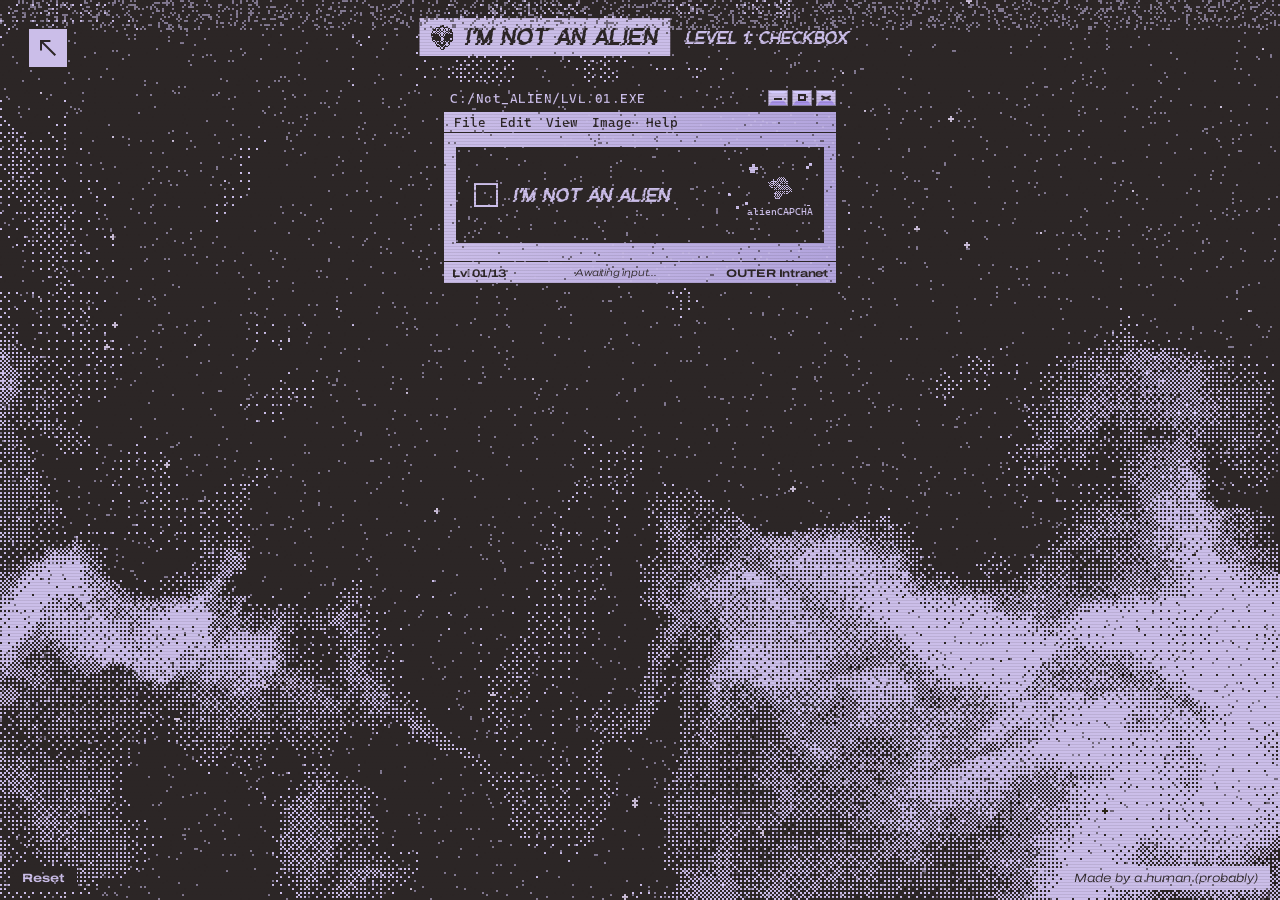
<file: imnota/index.html>
<!DOCTYPE html>
<html lang="ko">
<head>
<meta charset="UTF-8">
<meta name="viewport" content="width=device-width, initial-scale=1.0">
<title>I'm Not an Alien</title>
<!-- Cascadia Mono (UI / body text) -->
<link href="https://fonts.googleapis.com/css2?family=Cascadia+Mono:wght@300;400;600&family=Archivo:ital,wdth,wght@0,125,300;0,125,800;1,125,300;1,125,800&display=swap" rel="stylesheet">
<!-- Owners XXWide is an Adobe Fonts typeface: paste your Adobe Fonts web-project <link> here, e.g.
     <link rel="stylesheet" href="https://use.typekit.net/XXXXXXX.css">
     If Owners XXWide is installed on this computer it is picked up automatically (local()). Archivo Expanded is the fallback. -->
<style>
  @font-face { font-family: "Glitch Goblin"; src: local("Glitch Goblin"), url("assets/fonts/GlitchGoblin.ttf") format("truetype"); font-display: swap; }
  @font-face { font-family: "Owners XXWide Local"; font-weight: 700; src: local("Owners XXWide Bold"), local("OwnersXXWide-Bold"), local("Owners XXWide"); }
  @font-face { font-family: "Owners XXWide Local"; font-weight: 300; font-style: italic; src: local("Owners XXWide Light Italic"), local("OwnersXXWide-LightItalic"), local("Owners XXWide Italic"), local("Owners XXWide"); }

  :root {
    /* palette sampled from the design files */
    --ink: #2c2626;     /* window frame, panels, dots */
    --lav: #cbbee9;     /* lavender (gradient start, dark-panel text) */
    --lav-end: #b2a4dd; /* lavender (gradient end) */
    --hi: #e5e1ff;      /* bevel highlight */
    --btn-hi: #d6ccff;  /* title-button top bevel */
    --btn-lo: #a792e8;  /* title-button bottom bevel */
    --muted: #6e6480;   /* error code text */
    --grad: linear-gradient(90deg, var(--lav), var(--lav-end));

    --f-mono: "Cascadia Mono", "Cascadia Code", Consolas, monospace;
    --f-glitch: "Glitch Goblin", "Cascadia Mono", monospace;
    --f-wide: "Owners XXWide", "Owners XXWide Local", "Owners", "Archivo", sans-serif;

    /* aliases used by older inline styles */
    --paper: var(--lav);
  }
  * { box-sizing: border-box; margin: 0; padding: 0; }
  html, body { width: 100%; min-height: 100%; overflow-x: hidden; background: var(--lav); }
  body { padding-bottom: 60px; font-family: var(--f-mono); color: var(--ink); font-size: 16px; }
  button, input { font: inherit; color: inherit; }
  canvas.px { image-rendering: pixelated; image-rendering: crisp-edges; display: block; }
  .glitch-t { font-family: var(--f-glitch); text-transform: uppercase; font-weight: normal; }
  .wide { font-family: var(--f-wide); font-stretch: 125%; }

  #bg { position: fixed; inset: 0; width: 100%; height: 100%; image-rendering: pixelated; display: block; }

  /* ---------- bevels (from the design) ---------- */
  /* sunken: dark top/left, light bottom/right, 2px dark rim  -> input field, play areas, YES/NO buttons */
  .inset {
    border-style: solid; border-width: 9px 7px 7px 9px;
    border-color: var(--ink) var(--hi) var(--hi) var(--ink);
    box-shadow: 2px 2px 0 var(--ink);
  }
  /* raised: light top, darker bottom -> title-bar buttons, keys */
  .raised {
    border-style: solid; border-width: 4px 4px 5px;
    border-color: var(--btn-hi) var(--lav) var(--btn-lo);
    background: var(--lav); box-shadow: 0 0 0 1px #8d84a1;
  }

  /* ---------- header chips ---------- */
  .hdr {
    position: absolute; top: 18px; left: 50%; transform: translateX(-50%); z-index: 4;
    display: flex; align-items: stretch; white-space: nowrap;
  }
  .hdr h1 {
    background: var(--lav); color: var(--ink); font-size: 24px; line-height: 1; padding: 6px 14px 6px 10px;
    display: flex; align-items: center; gap: 8px;
  }
  .hdr h1 canvas { width: 26px; height: 26px; }
  .hdr small { background: var(--ink); color: var(--lav); font-size: 18px; display: flex; align-items: center; padding: 0 14px; }

  /* ---------- window ---------- */
  .win {
    position: absolute; left: 50%; top: 84px; transform: translateX(-50%);
    width: min(756px, calc(100vw - 32px));
    background: var(--grad); border: 5px solid var(--ink); border-top: 0; z-index: 3;
  }
  /* desktop: shrink the whole window uniformly (design 756px -> ~578px), keeping every proportion */
  .win.shake { animation: shake .35s steps(2) 1; }
  @keyframes shake { 0%{margin-left:-8px} 25%{margin-left:8px} 50%{margin-left:-6px} 75%{margin-left:6px} 100%{margin-left:0} }
  .title {
    background: var(--ink); color: var(--lav);
    display: flex; justify-content: space-between; align-items: center;
    height: 35px; padding: 0 6px 0 16px; margin: 0 -5px; font-size: 16px; letter-spacing: .5px; user-select: none;
  }
  .btns { display: flex; gap: 9px; }
  .btns b {
    width: 22px; height: 17px; position: relative; display: block; cursor: default;
    border-style: solid; border-width: 4px 4px 5px; border-color: var(--btn-hi) var(--lav) var(--btn-lo);
    background: var(--lav); box-shadow: 0 0 0 1px #8d84a1;
  }
  .btns b::before, .btns b::after { content: ""; position: absolute; }
  .btns b.min::before { left: 2px; right: 2px; bottom: 1px; height: 2px; background: var(--ink); }
  .btns b.max::before { left: 2px; right: 2px; top: 0; bottom: 0; border: 2px solid var(--ink); }
  .btns b.x::before, .btns b.x::after { left: 1px; right: 1px; top: 50%; height: 2px; margin-top: -1px; background: var(--ink); }
  .btns b.x::before { transform: rotate(22deg); }
  .btns b.x::after  { transform: rotate(-22deg); }
  .btns b:active { border-color: var(--btn-lo) var(--lav) var(--btn-hi); }

  .menu { display: flex; gap: 24px; padding: 0 15px; height: 24.5px; align-items: center; font-size: 16px; border-bottom: 1px solid var(--ink); }
  .body { padding: 24px 23px 30px; min-height: 160px; position: relative; }
  .status {
    display: flex; justify-content: space-between; align-items: center; gap: 10px;
    border-top: 1px solid var(--ink); height: 25px; padding: 0 15px;
    font-family: var(--f-wide); font-stretch: 125%; font-weight: 700; font-size: 15px; letter-spacing: -.2px;
  }
  .status #msg { flex: 1; text-align: center; overflow: hidden; text-overflow: ellipsis; white-space: nowrap; font-weight: 300; font-style: italic; font-size: 14px; }
  .status.err { background: var(--ink); color: var(--lav); }

  /* ---------- dark prompt panel (alienCAPCHA) ---------- */
  .prompt {
    position: relative; background: var(--ink); color: var(--lav); min-height: 137px;
    padding: 24px 150px 22px 35px; margin-bottom: 21px;
    display: flex; flex-direction: column; justify-content: center;
  }
  .prompt small { font-family: var(--f-glitch); text-transform: uppercase; font-size: 21px; line-height: 1.1; display: block; }
  .prompt big { font-family: var(--f-glitch); text-transform: uppercase; font-size: 46px; line-height: 1; display: block; margin-top: 2px; }
  .plogo {
    position: absolute; right: 30px; top: 50%; transform: translateY(-50%); width: 104px;
    display: flex; flex-direction: column; align-items: center; gap: 3px; font-size: 14px; color: var(--lav);
  }
  .plogo canvas { width: 46px; height: 46px; }
  .star { position: absolute; width: 3px; height: 3px; background: var(--lav); pointer-events: none; }
  .star.p {
    width: 9px; height: 9px; background:
      linear-gradient(var(--lav), var(--lav)) center / 3px 100% no-repeat,
      linear-gradient(var(--lav), var(--lav)) center / 100% 3px no-repeat;
  }

  .row { display: flex; align-items: center; justify-content: space-between; gap: 10px; margin-top: 21px; }
  .btn {
    background: var(--ink); color: var(--lav); border: 0; min-height: 49px; padding: 0 22px; cursor: pointer;
    font-family: var(--f-glitch); text-transform: uppercase; font-size: 27px; line-height: 1; flex: none;
  }
  .btn:hover { color: var(--hi); }
  .btn:active { translate: 1px 1px; }
  .btn.lg { min-height: 63px; padding: 0 26px; font-size: 32px; }
  .btn.ghost { background: transparent; color: var(--ink); }
  .btn.ghost:hover { color: #000; }
  /* bevelled buttons (YES / NO in the design) */
  .btn.bev { min-height: 45px; padding: 0 20px; font-size: 22px;
    border-style: solid; border-width: 7px 6px 6px 7px; border-color: var(--ink) var(--hi) var(--hi) var(--ink); box-shadow: 2px 2px 0 var(--ink); }
  .btn.bev:active { border-color: var(--hi) var(--ink) var(--ink) var(--hi); }

  .field {
    width: 100%; height: 49px; padding: 0 12px; outline: none; font-family: var(--f-mono); font-size: 20px; letter-spacing: 1px;
    background: transparent; color: var(--ink);
    border-style: solid; border-width: 9px 7px 7px 9px; border-color: var(--ink) var(--hi) var(--hi) var(--ink);
    box-shadow: 2px 2px 0 var(--ink); border-radius: 0; appearance: none; -moz-appearance: textfield;
  }
  .field::placeholder { color: var(--ink); opacity: .45; }
  .field::-webkit-outer-spin-button, .field::-webkit-inner-spin-button { -webkit-appearance: none; margin: 0; }
  .field:focus { background: rgba(229, 225, 255, .35); }
  .row .field + .btn { margin-left: 0; }

  /* ---------- checkbox widget (level 1) ---------- */
  .cbox {
    position: relative; display: flex; align-items: center; gap: 40px; background: var(--ink); color: var(--lav);
    min-height: 137px; padding: 0 150px 0 43px; user-select: none;
  }
  .cbox .sq { width: 33px; height: 33px; border: 2px solid var(--lav); cursor: pointer; display: grid; place-items: center; font-size: 24px; flex: none; color: var(--lav); }
  .cbox .sq:hover { box-shadow: inset 0 0 0 3px var(--ink), inset 0 0 0 20px var(--lav); }
  .cbox .sq.on:hover { box-shadow: none; }
  .cbox .lbl { flex: 1; font-family: var(--f-glitch); text-transform: uppercase; font-size: 31px; line-height: 1; }
  .spin { width: 22px; height: 22px; border: 3px dotted var(--lav); border-radius: 50%; animation: spin 1s steps(8) infinite; }
  @keyframes spin { to { transform: rotate(360deg); } }
  /* small checkbox carried by the UFO (level 11) */
  .cbox.mini { min-height: 0; padding: 7px 12px; gap: 10px; }
  .cbox.mini .lbl { font-size: 17px; flex: none; }

  /* ---------- tile grids ---------- */
  .grid { display: grid; gap: 12px; position: relative; }
  .tile { position: relative; cursor: pointer; border: 0; background: transparent; padding: 0; overflow: hidden; }
  .tile canvas { width: 100%; height: 100%; }
  .tile.sel { outline: 4px solid var(--ink); outline-offset: -4px; }
  .tile.sel::after {
    content: "✓"; position: absolute; top: 4px; left: 4px; width: 24px; height: 24px;
    background: var(--ink); color: var(--lav); display: grid; place-items: center; font-size: 16px;
  }
  .scene { position: relative; width: 100%; aspect-ratio: 1; }
  .scene > canvas { position: absolute; inset: 0; width: 100%; height: 100%; }
  .scene .grid { position: absolute; inset: 0; grid-template-columns: repeat(4, 1fr); grid-template-rows: repeat(4, 1fr); gap: 0; }
  .scene .tile { background: transparent; border: 1.5px solid rgba(213, 203, 243, .9); }
  .scene .tile.sel { background: rgba(203, 190, 233, .4); }

  .icongrid { grid-template-columns: repeat(3, 1fr); }
  .icongrid .tile {
    aspect-ratio: 1; background: transparent;
    border-style: solid; border-width: 9px 7px 7px 9px; border-color: var(--ink) var(--hi) var(--hi) var(--ink);
    box-shadow: 2px 2px 0 var(--ink);
  }
  .icongrid .tile:hover { background: rgba(229, 225, 255, .35); }
  .icongrid .tile canvas { width: 64%; height: 64%; margin: 18%; }

  /* ---------- play area ---------- */
  .area { position: relative; height: 408px; overflow: hidden; background: transparent; touch-action: none;
    border-style: solid; border-width: 9px 7px 7px 9px; border-color: var(--ink) var(--hi) var(--hi) var(--ink);
    box-shadow: 2px 2px 0 var(--ink); }
  .area .abs { position: absolute; }
  .beam {
    position: absolute; left: 50%; top: 40px; width: 300px; height: calc(100% - 40px); transform: translateX(-50%);
    clip-path: polygon(42% 0, 58% 0, 100% 100%, 0 100%);
    background-image: radial-gradient(var(--ink) 1.2px, transparent 1.4px); background-size: 5px 5px;
    opacity: .9;
  }

  .meter { height: 30px; position: relative; margin-top: 21px;
    border-style: solid; border-width: 6px 5px 5px 6px; border-color: var(--ink) var(--hi) var(--hi) var(--ink); box-shadow: 2px 2px 0 var(--ink); }
  .meter i { position: absolute; left: 0; top: 0; bottom: 0; background: var(--ink); width: 0; }
  .meter .tick { position: absolute; top: -6px; bottom: -5px; width: 0; border-left: 2px dashed var(--ink); }

  /* temperature slider: sunken track + raised thumb */
  input[type=range] { -webkit-appearance: none; appearance: none; width: 100%; height: 30px; margin-top: 14px; background: transparent; }
  input[type=range]::-webkit-slider-runnable-track {
    height: 22px; background: transparent;
    border-style: solid; border-width: 6px 5px 5px 6px; border-color: var(--ink) var(--hi) var(--hi) var(--ink); box-shadow: 2px 2px 0 var(--ink);
  }
  input[type=range]::-webkit-slider-thumb {
    -webkit-appearance: none; width: 30px; height: 26px; margin-top: -8px;
    border-style: solid; border-width: 5px 5px 6px; border-color: var(--btn-hi) var(--lav) var(--btn-lo);
    background: var(--lav); box-shadow: 0 0 0 2px var(--ink);
  }
  input[type=range]::-moz-range-track {
    height: 11px; background: transparent;
    border-style: solid; border-width: 6px 5px 5px 6px; border-color: var(--ink) var(--hi) var(--hi) var(--ink); box-shadow: 2px 2px 0 var(--ink);
  }
  input[type=range]::-moz-range-thumb {
    width: 20px; height: 15px; border-radius: 0;
    border-style: solid; border-width: 5px 5px 6px; border-color: var(--btn-hi) var(--lav) var(--btn-lo);
    background: var(--lav); box-shadow: 0 0 0 2px var(--ink);
  }

  .big { font-family: var(--f-glitch); font-size: 64px; text-align: center; margin: 4px 0; line-height: 1.1; }
  .center { text-align: center; }
  .note { font-size: 16px; }

  /* ---------- corner chips ---------- */
  .corner { position: fixed; bottom: 10px; padding: 5px 12px; z-index: 4;
    font-family: var(--f-wide); font-stretch: 125%; font-weight: 700; font-size: 12px; }
  .corner.l { left: 10px; cursor: pointer; background: var(--ink); color: var(--lav); }
  .corner.l:hover { background: var(--lav); color: var(--ink); }
  .corner.r { right: 10px; background: var(--lav); color: var(--ink); font-weight: 300; font-style: italic; }

  .ok-flash {
    position: absolute; inset: 0; display: grid; place-items: center; z-index: 5;
    background-image: radial-gradient(var(--ink) 1.2px, transparent 1.4px); background-size: 5px 5px;
  }
  .ok-flash span { background: var(--ink); color: var(--lav); padding: 14px 28px; font-family: var(--f-glitch); text-transform: uppercase; font-size: 34px; line-height: 1; }
  .ok-flash { animation: flashIn .25s steps(4) both; }
  .ok-flash span { animation: blink .5s steps(1) 2; }
  @keyframes flashIn { from { clip-path: inset(50% 0 50% 0); } to { clip-path: inset(0 0 0 0); } }
  @keyframes blink { 50% { background: var(--lav); color: var(--ink); } }

  /* page transition: dither dissolve layer inside the window */
  #dz { position: absolute; inset: 0; width: 100%; height: 100%; z-index: 10; pointer-events: none; }

  /* global static / noise */
  #noise { position: fixed; inset: 0; width: 100%; height: 100%; z-index: 50; pointer-events: none; image-rendering: pixelated; }
  .scan {
    position: fixed; inset: 0; z-index: 51; pointer-events: none;
    background: repeating-linear-gradient(to bottom, rgba(44,38,38,.10) 0 1px, transparent 1px 3px);
    animation: roll 8s linear infinite;
  }
  @keyframes roll { to { background-position: 0 300px; } }
  .win.glitch, .hdr.glitch { animation: tear .22s steps(1) 1; }
  @keyframes tear {
    0%   { translate: 6px 0;  clip-path: inset(10% 0 55% 0); }
    25%  { translate: -9px 0; clip-path: inset(40% 0 20% 0); }
    50%  { translate: 4px 0;  clip-path: inset(0 0 70% 0); }
    75%  { translate: -3px 0; clip-path: inset(65% 0 5% 0); }
    100% { translate: 0 0;    clip-path: none; }
  }
  @media (prefers-reduced-motion: reduce) { .scan { animation: none; } }

  /* ---------- error popups (OUTERCHORD.EXE style) ---------- */
  .err-pop {
    position: fixed; z-index: 40; width: 260px; max-width: calc(100vw - 32px);
    background: var(--grad); border: 5px solid var(--ink); border-top: 0;
    pointer-events: none; /* never block the game underneath; only buttons are clickable */
    animation: popIn .22s steps(4) both;
  }
  .err-pop.out { animation: popOut .16s steps(3) both; }
  @keyframes popIn  { from { scale: .2 .05; } 60% { scale: 1.04 .1; } to { scale: 1 1; } }
  @keyframes popOut { to { scale: 1 .02; opacity: 0; } }
  .err-pop .title { font-size: 12px; height: 24px; padding: 0 5px 0 10px; margin: 0 -5px; }
  .err-pop .title b { cursor: pointer; width: 18px; height: 14px; border-width: 3px 3px 4px; }
  .err-pop .in { display: flex; gap: 12px; align-items: flex-start; padding: 16px 14px 4px; }
  .err-pop .in canvas { width: 36px; height: 36px; flex: none; }
  .err-pop .msg { font-family: var(--f-glitch); text-transform: uppercase; font-size: 15px; line-height: 1.12; }
  .err-pop .code { font-family: var(--f-mono); text-transform: none; font-size: 11px; color: var(--muted); display: block; margin-top: 8px; }
  .err-pop .foot { display: flex; justify-content: center; padding: 8px 0 12px; }
  .err-pop .foot .btn { min-height: 28px; padding: 0 24px; font-size: 15px; }
  .err-pop .btn, .err-pop .btns b { pointer-events: auto; }

  /* ---------- on-screen keyboard (touch kiosk) ---------- */
  .vkb {
    position: fixed; left: 50%; bottom: 0; z-index: 45; width: min(756px, 100vw);
    translate: -50% 110%; transition: translate .22s steps(5);
    background: var(--grad); border: 5px solid var(--ink); border-top: 0; border-bottom: 0;
    user-select: none; touch-action: manipulation;
  }
  .vkb.show { translate: -50% 0; }
  .vkb .title { font-size: 14px; height: 30px; }
  .vkb .keys { padding: 12px 10px; display: flex; flex-direction: column; gap: 8px; }
  .vkb .r { display: flex; gap: 8px; justify-content: center; }
  .vkb button {
    flex: 1 1 0; min-width: 0; height: 52px; max-width: 64px; cursor: pointer; padding: 0; color: var(--ink);
    font-family: var(--f-glitch); font-size: 24px; line-height: 1;
    border-style: solid; border-width: 5px 5px 7px; border-color: var(--btn-hi) var(--lav) var(--btn-lo);
    background: var(--lav); box-shadow: 0 0 0 2px var(--ink);
  }
  .vkb button:active, .vkb button.down { border-color: var(--btn-lo) var(--lav) var(--btn-hi); translate: 0 1px; }
  .vkb button.w2 { flex-grow: 1.6; max-width: 110px; font-size: 18px; }
  .vkb button.w5 { flex-grow: 5; max-width: 340px; font-size: 18px; }
  .vkb button.ok { background: var(--ink); color: var(--lav); border-color: #4a4242 var(--ink) #1a1616; }
  .vkb.num button { max-width: 96px; height: 58px; }
  body.kb-open { padding-bottom: 320px; }
  .field[inputmode="none"] { caret-color: var(--ink); cursor: pointer; }

  /* wrong tile mark */
  .tile.wrong { background: var(--ink); }
  .tile.wrong canvas { opacity: .25; }
  .tile.wrong::after {
    content: "✕"; position: absolute; inset: 0; display: grid; place-items: center;
    color: var(--lav); font-size: 56px;
  }

  /* ---------- narrow screens ---------- */
  /* ---------- compact window (~400px): same design, sizes tuned so text stays readable ---------- */
  .win { width: min(400px, calc(100vw - 32px)); border-width: 0 4px 4px; }
  .win .title { height: 28px; font-size: 13px; padding: 0 5px 0 10px; margin: 0 -4px; }
  .win .btns { gap: 6px; }
  .win .btns b { width: 18px; height: 14px; border-width: 3px 3px 4px; }
  .win .menu { font-size: 13px; gap: 14px; padding: 0 10px; height: 21px; }
  .win .body { padding: 14px 12px 18px; min-height: 120px; }
  .win .status { height: 22px; padding: 0 8px; font-size: 11px; }
  .win .status #msg { font-size: 10px; }
  .win .prompt { padding: 14px 84px 14px 16px; min-height: 96px; margin-bottom: 12px; }
  .win .prompt small { font-size: 13px; }
  .win .prompt big { font-size: 26px; }
  .win .plogo { right: 8px; width: 72px; font-size: 10px; z-index: 1; }
  .win .plogo canvas { width: 30px; height: 30px; }
  .win .prompt, .win .cbox { --sr: .5; }
  .win .plogo span { position: relative; z-index: 1; background: var(--ink); padding: 0 2px; }
  .win .cbox { padding: 0 84px 0 18px; gap: 14px; min-height: 96px; }
  .win .cbox .sq { width: 24px; height: 24px; font-size: 18px; }
  .win .cbox .lbl { font-size: 20px; }
  .win .cbox.mini { min-height: 0; padding: 5px 9px; gap: 8px; }
  .win .cbox.mini .lbl { font-size: 13px; }
  .win .row { margin-top: 12px; gap: 8px; }
  .win .btn { min-height: 38px; padding: 0 14px; font-size: 20px; }
  .win .btn.lg { min-height: 44px; font-size: 23px; }
  .win .btn.bev { min-height: 36px; padding: 0 10px; font-size: 15px; border-width: 5px 4px 4px 5px; }
  .win .inset, .win .field, .win .area, .win .icongrid .tile { border-width: 6px 5px 5px 6px; }
  .win .field { height: 38px; font-size: 16px; padding: 0 8px; }
  .win .grid { gap: 8px; }
  .win .scene .grid { gap: 0; }
  .win .area { height: 260px; }
  .win .meter { height: 22px; margin-top: 12px; border-width: 5px 4px 4px 5px; }
  .win .big { font-size: 40px; }
  .win .note { font-size: 12px; }
  .win .ok-flash span { font-size: 24px; padding: 10px 20px; }
  .win input[type=range]::-webkit-slider-runnable-track { height: 18px; border-width: 5px 4px 4px 5px; }
  .win input[type=range]::-webkit-slider-thumb { width: 24px; height: 20px; margin-top: -6px; border-width: 4px 4px 5px; }

  @media (max-width: 640px) {
    .hdr h1 { font-size: 17px; }
    .hdr small { font-size: 13px; }
  }
</style>
</head>
<body>
<canvas id="bg"></canvas>
<canvas id="sky" style="position:fixed;inset:0;width:100%;height:100%;pointer-events:none;image-rendering:pixelated;mix-blend-mode:difference"></canvas>

<div class="hdr">
  <h1 class="glitch-t"><span id="hdrIcon"></span>I'm Not an Alien</h1>
  <small class="glitch-t" id="lvlName">Level 1: Checkbox</small>
</div>

<div class="win" id="win">
  <div class="title">
    <span id="winTitle">C:/Not_ALIEN/LVL.01.EXE</span>
    <div class="btns"><b class="min"></b><b class="max"></b><b class="x"></b></div>
  </div>
  <div class="menu"><span>File</span><span>Edit</span><span>View</span><span>Image</span><span>Help</span></div>
  <div class="body" id="body"></div>
  <div class="status" id="status"><span id="obj">Lvl 01/13</span><span id="msg">Awaiting input...</span><span>OUTER Intranet</span></div>
</div>

<canvas id="noise"></canvas>
<div class="scan"></div>

<div class="vkb" id="vkb" aria-hidden="true">
  <div class="title"><span>KEYBOARD.EXE</span><div class="btns"><b class="x" id="vkbClose"></b></div></div>
  <div class="keys" id="vkbKeys"></div>
</div>

<div class="corner l" id="reset">Reset</div>
<div class="corner r">Made by a human (probably)</div>

<script>
/* ==========================================================
   BACKGROUND: dithered flowing clouds (WebGL)
   ========================================================== */
(() => {
  const canvas = document.getElementById('bg');
  const gl = canvas.getContext('webgl', { antialias: false });
  if (!gl) return;
  const PIXEL = 2;
  const vs = `attribute vec2 p; void main(){ gl_Position = vec4(p,0.,1.); }`;
  const fs = `
  precision highp float;
  uniform vec2 uRes; uniform float uTime;
  float hash(vec2 p){ p = fract(p*vec2(123.34,456.21)); p += dot(p,p+45.32); return fract(p.x*p.y); }
  float noise(vec2 p){ vec2 i=floor(p), f=fract(p); vec2 u=f*f*(3.-2.*f);
    return mix(mix(hash(i),hash(i+vec2(1,0)),u.x), mix(hash(i+vec2(0,1)),hash(i+vec2(1,1)),u.x), u.y); }
  float fbm(vec2 p){ float v=0., a=.5; mat2 r=mat2(.8,.6,-.6,.8);
    for(int i=0;i<6;i++){ v+=a*noise(p); p=r*p*2.02+17.1; a*=.5; } return v; }
  float bayer2(vec2 a){ a=floor(a); return fract(a.x/2.+a.y*a.y*.75); }
  float bayer4(vec2 a){ return bayer2(.5*a)*.25+bayer2(a); }
  float bayer8(vec2 a){ return bayer4(.5*a)*.25+bayer2(a); }
  void main(){
    vec2 px = gl_FragCoord.xy; vec2 uv = px/uRes.y*3.2; float t = uTime;
    vec2 drift = vec2(t*.10, t*.035);
    vec2 q = vec2(fbm(uv+drift), fbm(uv+drift+vec2(5.2,1.3)));
    vec2 r = vec2(fbm(uv+1.8*q+vec2(1.7,9.2)+t*.06), fbm(uv+1.8*q+vec2(8.3,2.8)-t*.04));
    float n = fbm(uv+2.2*r+drift*.5);
    float v = smoothstep(.14,.52,n); // lower thresholds = more black, less lavender
    float on = step(bayer8(px), v);
    gl_FragColor = vec4(mix(vec3(.7961,.7451,.9137), vec3(.1725,.1490,.1490), on), 1.); // on = ink #2c2626, off = lavender #cbbee9
  }`;
  const sh = (t, s) => { const o = gl.createShader(t); gl.shaderSource(o, s); gl.compileShader(o); return o; };
  const prog = gl.createProgram();
  gl.attachShader(prog, sh(gl.VERTEX_SHADER, vs)); gl.attachShader(prog, sh(gl.FRAGMENT_SHADER, fs));
  gl.linkProgram(prog); gl.useProgram(prog);
  gl.bindBuffer(gl.ARRAY_BUFFER, gl.createBuffer());
  gl.bufferData(gl.ARRAY_BUFFER, new Float32Array([-1,-1,3,-1,-1,3]), gl.STATIC_DRAW);
  const loc = gl.getAttribLocation(prog, 'p'); gl.enableVertexAttribArray(loc); gl.vertexAttribPointer(loc, 2, gl.FLOAT, false, 0, 0);
  const uRes = gl.getUniformLocation(prog, 'uRes'), uTime = gl.getUniformLocation(prog, 'uTime');
  const resize = () => {
    canvas.width = Math.ceil(innerWidth / PIXEL); canvas.height = Math.ceil(innerHeight / PIXEL);
    gl.viewport(0, 0, canvas.width, canvas.height); gl.uniform2f(uRes, canvas.width, canvas.height);
  };
  addEventListener('resize', resize); resize();
  const t0 = performance.now();
  (function frame(now){ gl.uniform1f(uTime, (now - t0) / 1000); gl.drawArrays(gl.TRIANGLES, 0, 3); requestAnimationFrame(frame); })(t0);
})();

/* ==========================================================
   2-COLOR DITHER HELPERS
   ========================================================== */
const INK = [44, 38, 38], PAPER = [203, 190, 233]; // #2c2626 / #cbbee9 (design palette)
const B8 = [0,32,8,40,2,34,10,42,48,16,56,24,50,18,58,26,12,44,4,36,14,46,6,38,60,28,52,20,62,30,54,22,
            3,35,11,43,1,33,9,41,51,19,59,27,49,17,57,25,15,47,7,39,13,45,5,37,63,31,55,23,61,29,53,21];

// when the paper is the darker color (dark theme), bright source pixels become ink so images
// keep their natural light/dark instead of looking like a film negative
const lumOf = c => (0.3 * c[0] + 0.59 * c[1] + 0.11 * c[2]) / 255;
const INK_IS_LIGHT = lumOf(INK) > lumOf(PAPER);

// converts whatever is drawn on ctx into ink/paper dots; outline=true draws edges of opaque shapes
function dither(ctx, w, h, { outline = false, gain = 1 } = {}) {
  const img = ctx.getImageData(0, 0, w, h), d = img.data;
  const A = new Uint8Array(w * h);
  for (let i = 0; i < w * h; i++) A[i] = d[i * 4 + 3] > 40 ? 1 : 0;
  for (let y = 0; y < h; y++) for (let x = 0; x < w; x++) {
    const i = y * w + x, k = i * 4;
    let on = false;
    if (A[i]) {
      const lum = (0.3 * d[k] + 0.59 * d[k + 1] + 0.11 * d[k + 2]) / 255;
      const amt = INK_IS_LIGHT ? lum : 1 - lum;
      const dark = Math.min(1, amt * gain * (outline ? 1.25 : 1) + (outline ? .08 : 0));
      on = dark > (B8[(y % 8) * 8 + (x % 8)] + .5) / 64;
      if (outline && !on) {
        const edge = x === 0 || y === 0 || x === w - 1 || y === h - 1 || !A[i - 1] || !A[i + 1] || !A[i - w] || !A[i + w];
        if (edge) on = true;
      }
    }
    const c = on ? INK : PAPER;
    d[k] = c[0]; d[k + 1] = c[1]; d[k + 2] = c[2]; d[k + 3] = (A[i] || !outline) ? 255 : 0;
  }
  ctx.putImageData(img, 0, 0);
}

// emoji -> tiny dithered pixel icon
function icon(ch, res = 28) {
  const c = document.createElement('canvas'); c.width = c.height = res; c.className = 'px';
  const x = c.getContext('2d');
  x.textAlign = 'center'; x.textBaseline = 'middle';
  x.font = `${Math.round(res * .8)}px "Segoe UI Emoji","Apple Color Emoji","Noto Color Emoji",sans-serif`;
  x.fillText(ch, res / 2, res / 2 + res * .06);
  dither(x, res, res, { outline: true });
  return c;
}

const $ = (html) => { const t = document.createElement('template'); t.innerHTML = html.trim(); return t.content.firstElementChild; };
const rand = (a, b) => a + Math.random() * (b - a);
const pick = (arr) => arr[Math.floor(Math.random() * arr.length)];
const shuffle = (arr) => arr.map(v => [Math.random(), v]).sort((a, b) => a[0] - b[0]).map(v => v[1]);

/* ==========================================================
   GAME ENGINE
   ========================================================== */
const body = document.getElementById('body'), win = document.getElementById('win');
const msgEl = document.getElementById('msg'), statusEl = document.getElementById('status');
let cur = 0, cleanup = null, busy = false;

document.getElementById('hdrIcon').appendChild(icon('👽', 20));

function setMsg(text, err = false) { msgEl.textContent = text; statusEl.classList.toggle('err', err); }

/* ---------- global static noise ---------- */
const REDUCED = matchMedia('(prefers-reduced-motion: reduce)').matches;
let noiseBoost = 0; // 0..1, raised during transitions / errors

/* ---------- pixel stars + shooting stars over the cloud background ---------- */
// Each star pixel shows the OPPOSITE of the cloud pixel under it: black on lavender, lavender
// on black. Trick: the canvas uses mix-blend-mode:difference and paints INK+PAPER, so
// |(INK+PAPER) - PAPER| = INK and |(INK+PAPER) - INK| = PAPER, pixel for pixel.
(() => {
  const cv = document.getElementById('sky'), x = cv.getContext('2d');
  const S = 2; // one sky pixel = 2 CSS px, same grain as the clouds
  const SWAP = `rgb(${INK.map((c, i) => Math.min(255, c + PAPER[i]))})`; // stars + shooting stars
  let w, h, stars = [], meteors = [], nextMeteor = 0, last = 0;
  const px = (cx, cy) => x.fillRect(Math.round(cx), Math.round(cy), 1, 1);
  const resize = () => {
    w = cv.width = Math.max(1, Math.ceil(innerWidth / S)); h = cv.height = Math.max(1, Math.ceil(innerHeight / S));
    const n = Math.round(w * h / 2600);
    stars = Array.from({ length: n }, () => ({
      x: Math.floor(Math.random() * w), y: Math.floor(Math.random() * h),
      big: Math.random() < .45, speed: rand(.4, 1.6), phase: Math.random() * 10,
    }));
  };
  addEventListener('resize', resize); resize();

  function drawStar(s, t) {
    const v = Math.sin(t * s.speed + s.phase);   // twinkle: off -> dot -> cross
    if (v < -.55) return;
    const pts = s.big && v > .35 ? [[0, 0], [1, 0], [-1, 0], [0, 1], [0, -1]] : [[0, 0]];
    for (const [dx, dy] of pts) px(s.x + dx, s.y + dy);
  }

  function spawnMeteor() {
    // always from the upper right, heading down-left; short-lived streak
    const speed = rand(180, 260);                  // sky px / s
    const ang = rand(.45, .7);                     // below horizontal (radians)
    meteors.push({
      x: rand(w * .25, w), y: rand(0, h * .55),
      vx: -Math.cos(ang) * speed, vy: Math.sin(ang) * speed,
      len: Math.round(rand(10, 18)), life: 0, max: rand(.4, .7),
    });
  }
  function drawMeteor(m) {
    const n = Math.hypot(m.vx, m.vy), ux = m.vx / n, uy = m.vy / n;
    const k = m.life / m.max;
    // tail grows in, then shrinks away toward the head as the meteor burns out
    const len = Math.round(m.len * Math.min(1, k / .3) * Math.min(1, (1 - k) / .45));
    for (let i = len; i >= 1; i--) {
      if (((i * 7) % 10) / 10 > 1 - i / (len + 1) + .15) continue; // dithered, thinning tail
      px(m.x - ux * i, m.y - uy * i);
    }
    if (k < .85) { px(m.x, m.y); px(m.x + 1, m.y); px(m.x, m.y + 1); px(m.x + 1, m.y + 1); } // 2x2 head
    else px(m.x, m.y);                                                                    // fading spark
  }

  (function frame(now) {
    requestAnimationFrame(frame);
    if (now - last < 1000 / 30) return; // chunky 30fps like the rest of the screen
    const dt = Math.min((now - last) / 1000, .1); last = now;
    const t = now / 1000;
    x.clearRect(0, 0, w, h);
    x.fillStyle = SWAP;
    stars.forEach(s => drawStar(s, REDUCED ? 1.6 : t));
    if (REDUCED) return;
    if (now > nextMeteor) { spawnMeteor(); nextMeteor = now + rand(2500, 7000); }
    meteors = meteors.filter(m => {
      m.life += dt; m.x += m.vx * dt; m.y += m.vy * dt;
      if (m.life >= m.max) return false;
      drawMeteor(m);
      return true;
    });
  })(0);
})();
(() => {
  const cv = document.getElementById('noise'), x = cv.getContext('2d');
  const S = 2; // noise grain size (px)
  let img, buf, w, h, band = -40, last = 0;
  const INK32 = (255 << 24) | (INK[2] << 16) | (INK[1] << 8) | INK[0];
  const WHITE32 = (255 << 24) | (PAPER[2] << 16) | (PAPER[1] << 8) | PAPER[0]; // paper-colored specks
  const resize = () => {
    w = cv.width = Math.max(1, Math.ceil(innerWidth / S)); h = cv.height = Math.max(1, Math.ceil(innerHeight / S));
    img = x.createImageData(w, h); buf = new Uint32Array(img.data.buffer);
  };
  addEventListener('resize', resize); resize();
  (function frame(now) {
    requestAnimationFrame(frame);
    if (now - last < 1000 / 24) return; // film-ish 24fps flicker
    last = now;
    const base = .035 + noiseBoost * .35;
    band += 3; if (band > h + 40) band = -40 - Math.random() * h; // VHS tracking band
    for (let y = 0; y < h; y++) {
      const inBand = Math.abs(y - band) < 10;
      const p = inBand ? .35 + noiseBoost * .3 : base;
      const row = y * w;
      for (let i = 0; i < w; i++) {
        const r = Math.random();
        buf[row + i] = r < p * .5 ? INK32 : r < p ? WHITE32 : 0;
      }
    }
    // rare full-width static lines
    const lines = 2 + Math.floor(noiseBoost * 20);
    for (let k = 0; k < lines; k++) {
      if (Math.random() > .5) continue;
      const y = Math.floor(Math.random() * h), row = y * w, c = Math.random() < .5 ? INK32 : WHITE32;
      for (let i = 0; i < w; i++) if (Math.random() < .7) buf[row + i] = c;
    }
    x.putImageData(img, 0, 0);
    cv.style.opacity = (REDUCED ? .35 : .55) + noiseBoost * .45;
  })(0);
  // random glitch tears
  const hdr = document.querySelector('.hdr');
  (function tear() {
    setTimeout(() => {
      const el = Math.random() < .75 ? win : hdr;
      el.classList.remove('glitch'); void el.offsetWidth; el.classList.add('glitch');
      noiseBoost = Math.max(noiseBoost, .5); setTimeout(() => noiseBoost = 0, 180);
      tear();
    }, rand(2500, 7000));
  })();
})();

/* ---------- page transitions ---------- */
const dz = document.createElement('canvas'); dz.id = 'dz'; dz.className = 'px'; win.appendChild(dz);
function dissolve(from, to, ms) {
  // dithered wipe: pixels flip to ink in Bayer order (+ jitter) as p goes 0 -> 1
  const S = 3, w = dz.width = Math.max(1, Math.ceil(win.clientWidth / S)), h = dz.height = Math.max(1, Math.ceil(win.clientHeight / S));
  const x = dz.getContext('2d'), img = x.createImageData(w, h), d = new Uint32Array(img.data.buffer);
  const INK32 = (255 << 24) | (INK[2] << 16) | (INK[1] << 8) | INK[0];
  const thr = new Float32Array(w * h);
  for (let y = 0; y < h; y++) for (let i = 0; i < w; i++)
    thr[y * w + i] = ((B8[(y % 8) * 8 + (i % 8)] + .5) / 64) * .75 + Math.random() * .25;
  return new Promise(res => {
    const t0 = performance.now();
    (function step(now) {
      const k = Math.min(1, (now - t0) / ms), p = from + (to - from) * k;
      for (let j = 0; j < d.length; j++) d[j] = thr[j] < p ? INK32 : 0;
      x.putImageData(img, 0, 0);
      k < 1 ? requestAnimationFrame(step) : res();
    })(t0);
  });
}
const crt = (frames, ms) => win.animate(frames, { duration: ms, easing: 'steps(7, end)', fill: 'forwards' }).finished;
async function transitionOut() {
  if (REDUCED) return;
  noiseBoost = .6;
  await dissolve(0, 1.05, 380);
  await crt([{ scale: '1 1' }, { scale: '1.03 .015', offset: .55 }, { scale: '0 .015' }], 300);
}
async function transitionIn() {
  if (REDUCED) { dz.width = dz.height = 0; return; }
  noiseBoost = .6;
  // make sure the window starts fully covered (e.g. on first boot)
  dz.width = 4; dz.height = 4;
  const c = dz.getContext('2d'); c.fillStyle = 'rgb(' + INK + ')'; c.fillRect(0, 0, 4, 4);
  await crt([{ scale: '0 .015' }, { scale: '1.03 .015', offset: .45 }, { scale: '1 1' }], 320);
  win.getAnimations().forEach(a => a.cancel());
  noiseBoost = .25;
  await dissolve(1.05, 0, 420);
  noiseBoost = 0;
}
async function swap(fn) {
  busy = true;
  await transitionOut();
  fn();
  await transitionIn();
  busy = false;
}
const go = (i) => { if (!busy) swap(() => load(i)); };

// scrambled-text reveal for header/title
function scramble(el, text, ms = 420) {
  const glyphs = '▓▒░#@$%&/\\<>=+*01';
  const t0 = performance.now();
  clearInterval(el._scr);
  el._scr = setInterval(() => {
    const k = (performance.now() - t0) / ms;
    const n = Math.floor(text.length * k);
    el.textContent = text.slice(0, n) + [...text.slice(n)].map(c => c === ' ' ? ' ' : glyphs[Math.floor(Math.random() * glyphs.length)]).join('');
    if (k >= 1) { clearInterval(el._scr); el.textContent = text; }
  }, 30);
}

/* ---------- sound memory: silently remembers every sound people make ---------- */
// Nothing is shown on screen. Stored in this browser (localStorage) so it survives reloads.
// Access from the browser console:
//   soundMemory.all()         -> every recorded sound event
//   soundMemory.sessions()    -> list of session ids (one per page load)
//   soundMemory.replay(id?)   -> play a session back with original timing (default: previous session)
//   soundMemory.download()    -> save everything as a JSON file
//   soundMemory.clear()       -> forget everything (in this browser; the server archive is kept)
//   soundMemory.flush()       -> send unsent events to the server now
// When the page is served by server/server.ps1, every event is also sent to the server and
// archived in sound-archive/YYYY-MM-DD.jsonl. Unsent events wait in a queue and are retried,
// so nothing is lost if the server is briefly down (or the page is opened as a plain file).
const soundMemory = (() => {
  const KEY = 'notalien.soundmem', QKEY = 'notalien.soundmem.pending', MAX = 10000, QMAX = 20000;
  const API = 'api/sounds';
  const session = Date.now().toString(36) + Math.random().toString(36).slice(2, 6);
  let seq = 0;
  let events = [], pending = [];
  try { events = JSON.parse(localStorage.getItem(KEY)) || []; } catch (e) {}
  try { pending = JSON.parse(localStorage.getItem(QKEY)) || []; } catch (e) {}
  let dirty = false, timer = 0;
  const store = (k, arr) => {
    try { localStorage.setItem(k, JSON.stringify(arr)); return arr; }
    catch (e) { // storage full: drop the oldest half and retry
      arr = arr.slice(-Math.floor(arr.length / 2));
      try { localStorage.setItem(k, JSON.stringify(arr)); } catch (e2) {}
      return arr;
    }
  };
  const save = () => {
    if (!dirty) return; dirty = false;
    events = store(KEY, events);
    pending = store(QKEY, pending);
  };

  // ---- upload to the server ----
  const canUpload = location.protocol.startsWith('http');
  let sending = false;
  async function flush() {
    if (!canUpload || sending || !pending.length) return;
    sending = true;
    const batch = pending.slice(0, 500);
    try {
      const r = await fetch(API, {
        method: 'POST', headers: { 'Content-Type': 'application/json' },
        body: JSON.stringify({ events: batch }), keepalive: true,
      });
      if (r.ok) {
        const ids = new Set(batch.map(e => e.id));
        pending = pending.filter(e => !ids.has(e.id));
        dirty = true; save();
      }
    } catch (e) { /* server offline: keep the queue, retry later */ }
    sending = false;
  }
  setInterval(flush, 5000);
  addEventListener('online', flush);
  addEventListener('pagehide', () => {
    save();
    // last chance on close/reload; the queue stays in storage too, duplicates can be removed by "id"
    if (canUpload && pending.length && navigator.sendBeacon) {
      navigator.sendBeacon(API, new Blob([JSON.stringify({ events: pending.slice(0, 500) })], { type: 'application/json' }));
    }
  });

  return {
    session,
    add(type, data = {}) {
      const e = { id: `${session}-${seq++}`, t: Date.now(), s: session, lvl: cur + 1, type, ...data };
      events.push(e);
      if (events.length > MAX) events.splice(0, events.length - MAX);
      pending.push(e);
      if (pending.length > QMAX) pending.splice(0, pending.length - QMAX);
      dirty = true; clearTimeout(timer); timer = setTimeout(() => { save(); flush(); }, 800);
    },
    flush,
    pending: () => pending.length,
    all: () => events.slice(),
    sessions: () => [...new Set(events.map(e => e.s))],
    download() {
      const a = document.createElement('a');
      a.href = URL.createObjectURL(new Blob([JSON.stringify(events, null, 1)], { type: 'application/json' }));
      a.download = `sound-memory-${new Date().toISOString().slice(0, 19).replace(/:/g, '')}.json`;
      a.click(); setTimeout(() => URL.revokeObjectURL(a.href), 1000);
    },
    clear() { events = []; dirty = true; save(); },
    replay(id, speed = 1) {
      if (!id) { const ss = this.sessions().filter(s => s !== session); id = ss[ss.length - 1] || session; }
      const list = events.filter(e => e.s === id);
      if (!list.length) return () => {};
      const t0 = list[0].t, timers = list.map(e => setTimeout(() => sfx.play(e), (e.t - t0) / speed));
      return () => timers.forEach(clearTimeout);
    },
  };
})();

/* ---------- sound: every touch plays a different note, as long as the finger stays down ---------- */
const sfx = (() => {
  let ac = null, master = null;
  // C major pentatonic, 2+ octaves (MIDI note numbers)
  const SCALE = [60, 62, 64, 67, 69, 72, 74, 76, 79, 81, 84, 86];
  let idx = 5;
  const hz = m => 440 * Math.pow(2, (m - 69) / 12);
  const ctx = () => {
    if (!ac) {
      const AC = window.AudioContext || window.webkitAudioContext; if (!AC) return null;
      ac = new AC(); master = ac.createGain(); master.gain.value = .5; master.connect(ac.destination);
    }
    if (ac.state === 'suspended') ac.resume();
    return ac;
  };
  const rec = (type, data) => soundMemory.add(type, data);
  function tone(freq, { type = 'square', t = 0, dur = .14, vol = .12, slide = 0 } = {}) {
    const a = ctx(); if (!a) return;
    const at = a.currentTime + t;
    const o = a.createOscillator(), g = a.createGain(), f = a.createBiquadFilter();
    o.type = type; o.frequency.setValueAtTime(freq, at);
    if (slide) o.frequency.exponentialRampToValueAtTime(freq * slide, at + dur);
    f.type = 'lowpass'; f.frequency.value = 3200; // soften the square wave a bit
    g.gain.setValueAtTime(0, at);
    g.gain.linearRampToValueAtTime(vol, at + .005);
    g.gain.exponentialRampToValueAtTime(.0001, at + dur);
    o.connect(f); f.connect(g); g.connect(master);
    o.start(at); o.stop(at + dur + .02);
  }
  // held note: sounds until release() is called (length = how long the finger was down)
  const MIN_NOTE = .09, MAX_NOTE = 8;
  function voice(midi) {
    const a = ctx(); if (!a) return { release() {} };
    const at = a.currentTime;
    const o = a.createOscillator(), g = a.createGain(), f = a.createBiquadFilter();
    o.type = 'square'; o.frequency.value = hz(midi);
    f.type = 'lowpass'; f.frequency.value = 3200;
    g.gain.setValueAtTime(0, at);
    g.gain.linearRampToValueAtTime(.12, at + .005);
    g.gain.setTargetAtTime(.055, at + .01, .15); // settle to a softer sustain while held
    o.connect(f); f.connect(g); g.connect(master);
    o.start(at);
    tone(hz(midi + 12), { vol: .03, dur: .08 }); // tiny sparkle octave on the attack
    let done = false;
    const release = () => {
      if (done) return; done = true;
      const n = Math.max(a.currentTime, at + MIN_NOTE);
      if (g.gain.cancelAndHoldAtTime) g.gain.cancelAndHoldAtTime(n);
      else { g.gain.cancelScheduledValues(n); g.gain.setValueAtTime(.055, n); }
      g.gain.setTargetAtTime(0, n, .035);
      o.stop(n + .3);
    };
    const cap = setTimeout(release, MAX_NOTE * 1000);
    return { release() { clearTimeout(cap); release(); } };
  }
  // fixed-length version of a held note (used for replay)
  function note(midi, dur) {
    const v = voice(midi);
    setTimeout(() => v.release(), Math.max(MIN_NOTE, dur) * 1000);
  }
  // shared white-noise buffer for breath / crunch
  let noiseBuf = null;
  const getNoise = (a) => {
    if (!noiseBuf) {
      noiseBuf = a.createBuffer(1, a.sampleRate * 2, a.sampleRate);
      const d = noiseBuf.getChannelData(0);
      for (let i = 0; i < d.length; i++) d[i] = Math.random() * 2 - 1;
    }
    return noiseBuf;
  };
  // filtered noise burst; returns a stop() that fades it out early
  function noise({ t = 0, dur = .2, vol = .1, type = 'bandpass', freq = 1000, freqTo = 0, q = 1, attack = .005 } = {}) {
    const a = ctx(); if (!a) return () => {};
    const at = a.currentTime + t;
    const s = a.createBufferSource(), f = a.createBiquadFilter(), g = a.createGain();
    s.buffer = getNoise(a); s.loop = true;
    f.type = type; f.Q.value = q; f.frequency.setValueAtTime(freq, at);
    if (freqTo) f.frequency.exponentialRampToValueAtTime(freqTo, at + dur);
    g.gain.setValueAtTime(0, at);
    g.gain.linearRampToValueAtTime(vol, at + attack);
    g.gain.exponentialRampToValueAtTime(.0001, at + dur);
    s.connect(f); f.connect(g); g.connect(master);
    s.start(at, Math.random() * 1.5); s.stop(at + dur + .05);
    return () => { const n = a.currentTime; g.gain.cancelScheduledValues(n); g.gain.setTargetAtTime(0, n, .05); };
  }

  // raw sound makers (no recording) — shared by live play and replay
  const raw = {
    hum() {
      const a = ctx(); if (!a) return { set() {}, stop() {} };
      const o1 = a.createOscillator(), o2 = a.createOscillator(), lp = a.createBiquadFilter(), g = a.createGain();
      o1.type = 'sawtooth'; o1.frequency.value = 48;
      o2.type = 'sine'; o2.frequency.value = 96;
      lp.type = 'lowpass'; lp.frequency.value = 300; lp.Q.value = 1;
      g.gain.value = 0;
      o1.connect(lp); o2.connect(lp); lp.connect(g); g.connect(master);
      o1.start(); o2.start();
      let dead = false;
      return {
        set(p) { if (!dead) g.gain.setTargetAtTime(.03 + .32 * p * p, a.currentTime, .08); },
        stop() {
          if (dead) return; dead = true;
          const n = a.currentTime;
          g.gain.cancelScheduledValues(n); g.gain.setTargetAtTime(0, n, .06);
          [o1, o2].forEach(o => o.stop(n + .5));
        },
      };
    },
    loading(dur) {
      const n = Math.floor(dur / .075);
      for (let i = 0; i < n; i++) tone(hz(pick([79, 84, 86, 91])), { t: i * .075, dur: .04, vol: .045 });
    },
    inhale() { return noise({ dur: 1.4, vol: .22, type: 'bandpass', freq: 500, freqTo: 2400, q: .7, attack: .35 }); },
    crunch() {
      noise({ dur: .11, vol: .5, type: 'bandpass', freq: 2600, freqTo: 1200, q: .6 });
      [0, .018, .04, .065, .09].forEach((t, i) => noise({ t, dur: .03, vol: .35 - i * .05, type: 'highpass', freq: 2500 + Math.random() * 2500 }));
      tone(130, { type: 'sine', dur: .12, vol: .22, slide: .45 });
    },
    pass() { [72, 76, 79, 84].forEach((m, i) => tone(hz(m), { t: i * .07, dur: .16, vol: .1 })); },
    error(k) { tone(hz(50 - k * 3), { type: 'sawtooth', dur: .18, vol: .09, slide: .7 }); },
  };

  const held = new Map(); // pointerId -> { v, midi, t0 }
  return {
    // steady low "woooong" tractor-beam hum; set(p) with p = 0 (far) .. 1 (at the UFO) only changes volume
    hum() {
      const h = raw.hum(), t0 = performance.now(); let peak = 0, stopped = false;
      return {
        set(p) { peak = Math.max(peak, p); h.set(p); },
        stop() { if (stopped) return; stopped = true; h.stop(); rec('hum', { dur: +((performance.now() - t0) / 1000).toFixed(2), peak: +peak.toFixed(2) }); },
      };
    },
    // checkbox "processing" chatter
    loading(dur = 1.1) { raw.loading(dur); rec('loading', { dur }); },
    // breath in: rising airy noise
    inhale() {
      const stop = raw.inhale(), t0 = performance.now(); let logged = false;
      const log = () => { if (logged) return; logged = true; rec('inhale', { dur: +Math.min(1.4, (performance.now() - t0) / 1000).toFixed(2) }); };
      const auto = setTimeout(log, 1400);
      return () => { clearTimeout(auto); log(); stop(); };
    },
    // apple crunch
    crunch() { raw.crunch(); rec('crunch'); },
    pass() { raw.pass(); rec('pass'); },
    error(k = 0) { raw.error(k); rec('error', { k }); },
    // touch down: pick the next note (melodic random walk, never the same pitch twice) and hold it
    down(id) {
      if (held.has(id)) return;
      let step = 0; while (!step) step = Math.round(rand(-3, 3));
      idx = Math.max(0, Math.min(SCALE.length - 1, idx + step));
      if (idx === 0 || idx === SCALE.length - 1) idx = Math.max(1, Math.min(SCALE.length - 2, idx - Math.sign(step) * 2));
      const midi = SCALE[idx];
      held.set(id, { v: voice(midi), midi, t0: performance.now() });
    },
    // touch up: the note ends, its length = how long it was held
    up(id) {
      const h = held.get(id); if (!h) return;
      held.delete(id);
      h.v.release();
      const dur = Math.min(MAX_NOTE, Math.max(MIN_NOTE, (performance.now() - h.t0) / 1000));
      rec('note', { midi: h.midi, dur: +dur.toFixed(3) });
    },
    upAll() { [...held.keys()].forEach(id => this.up(id)); },
    // replay one remembered event (not re-recorded)
    play(e) {
      if (e.type === 'note') note(e.midi, e.dur);
      else if (e.type === 'hum') { const h = raw.hum(); h.set(e.peak || .5); setTimeout(() => h.stop(), (e.dur || 1) * 1000); }
      else if (e.type === 'inhale') { const stop = raw.inhale(); setTimeout(stop, (e.dur || 1.4) * 1000); }
      else if (e.type === 'loading') raw.loading(e.dur || 1.1);
      else if (e.type === 'error') raw.error(e.k || 0);
      else if (raw[e.type]) raw[e.type]();
    },
  };
})();
document.addEventListener('pointerdown', e => sfx.down(e.pointerId), { capture: true, passive: true });
addEventListener('pointerup', e => sfx.up(e.pointerId), { capture: true, passive: true });
addEventListener('pointercancel', e => sfx.up(e.pointerId), { capture: true, passive: true });
addEventListener('blur', () => sfx.upAll());

/* ---------- on-screen keyboard (for touch kiosks without a keyboard) ---------- */
const vkb = (() => {
  const el = document.getElementById('vkb'), keysEl = document.getElementById('vkbKeys');
  const LAYOUTS = {
    text: ['1234567890', 'QWERTYUIOP', 'ASDFGHJKL', ['Z', 'X', 'C', 'V', 'B', 'N', 'M', '⌫'], ['HIDE', 'SPACE', 'ENTER']],
    num:  ['123', '456', '789', ['⌫', '0', 'ENTER']],
  };
  let target = null, mode = '';
  function build(m) {
    if (m === mode) return; mode = m;
    el.classList.toggle('num', m === 'num');
    keysEl.innerHTML = '';
    LAYOUTS[m].forEach(row => {
      const r = document.createElement('div'); r.className = 'r';
      [...row].forEach(k => {
        const b = document.createElement('button'); b.type = 'button'; b.textContent = k === 'SPACE' ? 'SPACE' : k; b.dataset.k = k;
        if (k === '⌫' || k === 'HIDE') b.className = 'w2';
        if (k === 'ENTER') b.className = 'w2 ok';
        if (k === 'SPACE') b.className = 'w5';
        r.appendChild(b);
      });
      keysEl.appendChild(r);
    });
  }
  function press(k) {
    if (!target) return;
    if (k === 'HIDE') return hide();
    if (k === 'ENTER') { target.dispatchEvent(new KeyboardEvent('keydown', { key: 'Enter', bubbles: true })); return; }
    if (k === '⌫') target.value = target.value.slice(0, -1);
    else if (k === 'SPACE') target.value += ' ';
    else if (target.value.length < 24) target.value += k;
    target.dispatchEvent(new Event('input', { bubbles: true }));
  }
  keysEl.addEventListener('pointerdown', e => {
    const b = e.target.closest('button'); if (!b) return;
    e.preventDefault(); // keep focus on the input field
    b.classList.add('down'); setTimeout(() => b.classList.remove('down'), 110);
    press(b.dataset.k);
  });
  document.getElementById('vkbClose').addEventListener('pointerdown', e => { e.preventDefault(); hide(); });
  function show(input) {
    target = input;
    build(input.type === 'number' ? 'num' : 'text');
    el.classList.add('show'); el.setAttribute('aria-hidden', 'false');
    document.body.classList.add('kb-open');
    setTimeout(() => input.scrollIntoView({ block: 'center', behavior: 'smooth' }), 60);
  }
  function hide() {
    target = null;
    el.classList.remove('show'); el.setAttribute('aria-hidden', 'true');
    document.body.classList.remove('kb-open');
  }
  function attach(input) {
    input.setAttribute('inputmode', 'none'); // suppress the OS keyboard; physical keys still work
    input.addEventListener('focus', () => show(input));
    input.addEventListener('pointerdown', () => show(input));
    if (document.activeElement === input) show(input);
  }
  // tap outside the field & keyboard closes it
  document.addEventListener('pointerdown', e => {
    if (!target || el.contains(e.target) || e.target.closest('.field') || e.target.closest('.btn')) return;
    hide();
  });
  return { attach, hide };
})();

/* ---------- error popups: 3 cascading "internet error" windows ---------- */
const ERR_EXTRA = [
  ['ALIENCAPTCHA.DLL', 'Non-human behaviour detected.', '0x00A11EN'],
  ['SECURITY ALERT', 'Error 404: humanity not found.', '0xDEADBEEF'],
  ['INTERNET EXPLORER', 'The page cannot verify you are human.', 'HTTP 451'],
  ['SYSTEM', 'Antenna signal detected nearby.', '0x0000UFO'],
  ['EARTH.EXE', 'This program has performed an illegal operation.', '0xE4R7H'],
  ['WARNING', 'Suspicion level: rising.', 'LVL++'],
];
let errTimers = [];
function errorPopups(text, extraOverride) {
  errTimers.forEach(clearTimeout); errTimers = [];
  document.querySelectorAll('.err-pop').forEach(p => p.remove());
  const extra = extraOverride || shuffle(ERR_EXTRA).slice(0, 2);
  const list = [['VERIFICATION FAILED', text, '0x' + (cur + 1).toString(16).padStart(4, '0').toUpperCase() + 'F41L'], ...extra];
  const r = win.getBoundingClientRect();
  const W = Math.min(260, innerWidth - 32), H = 170;
  // Park the popups around the edges of the game window so they only nibble
  // at its border (~25%) instead of covering tiles / buttons.
  const roomSide = Math.min(r.left, innerWidth - r.right) > W * .55;
  let slots;
  if (roomSide) {
    // VERIFY buttons live at the bottom-right, so the right side only gets the top corner
    slots = shuffle([
      [r.left - W * .82, r.top + 10],
      [r.left - W * .84, r.top + r.height * .5],
      [r.right - W * .18, r.top - H * .45],
    ]);
  } else {
    // narrow screen: fan out along the top edge (over the title bar / header only)
    slots = [0, 1, 2].map(i => [r.left + (r.width - W) * (i / 2), r.top - H * .72 + i * 14]);
  }
  slots = slots.map(([x, y]) => [
    Math.max(6, Math.min(x + rand(-12, 12), innerWidth - W - 6)),
    Math.max(6, Math.min(y + rand(-10, 10), innerHeight - H - 6)),
  ]);
  list.reverse().forEach(([title, msg, code], k) => {
    const i = list.length - 1 - k; // first message ends up on top, spawned last
    errTimers.push(setTimeout(() => {
      sfx.error(k);
      const p = $(`<div class="err-pop" role="alertdialog">
        <div class="title"><span>${title}</span><div class="btns"><b class="x"></b></div></div>
        <div class="in"><div class="ic"></div><div class="msg">${msg}<span class="code">Error code: ${code}</span></div></div>
        <div class="foot"><button class="btn">OK</button></div></div>`);
      p.style.left = slots[i][0] + 'px';
      p.style.top = slots[i][1] + 'px';
      p.querySelector('.ic').replaceWith(icon(i === 0 ? '⛔' : pick(['⚠️', '❌', '👽']), 24));
      const close = () => { p.classList.add('out'); setTimeout(() => p.remove(), 170); };
      p.querySelector('.btn').onclick = close;
      p.querySelector('.btns b').onclick = close;

      document.body.appendChild(p);
      noiseBoost = .6; setTimeout(() => noiseBoost = 0, 120);
      // auto close in reverse order so the real message stays longest
      errTimers.push(setTimeout(close, 3300 - i * 350));
    }, k * 140));
  });
}

// alienCAPCHA badge + scattered pixel stars on the right of every dark panel (positions from the design)
const CAPCHA_STARS = [[132, 25, 1], [142, 38], [31, 30], [24, 24], [186, 84], [170, 110], [153, 102], [23, 108, 1], [42, 116]];
const CAPCHA_LOGO = `<div class="plogo"><span>alienCAPCHA</span></div>` +
  CAPCHA_STARS.map(([r, t, p]) => `<i class="star${p ? ' p' : ''}" style="right:calc(${r}px * var(--sr, 1));top:calc(${t}px * var(--sr, 1) + 4px)"></i>`).join('');
const fillLogos = (root) => root.querySelectorAll('.plogo').forEach(e => { if (!e.querySelector('canvas')) e.prepend(icon('🛸', 28)); });

const api = {
  pass(text = 'VERIFIED') {
    if (busy) return; busy = true;
    setMsg('Human signature confirmed.');
    sfx.pass();
    const f = $(`<div class="ok-flash"><span>✓ ${text}</span></div>`);
    body.appendChild(f);
    setTimeout(() => swap(() => load(cur + 1)), 750);
  },
  fail(text, extraPopups) {
    errorPopups(text, extraPopups);
    setMsg('ERR: ' + text, true);
    win.classList.remove('shake'); void win.offsetWidth; win.classList.add('shake');
    noiseBoost = .7; setTimeout(() => noiseBoost = 0, 260);
  },
  prompt(small, big) { return `<div class="prompt"><small>${small}</small><big>${big}</big>${CAPCHA_LOGO}</div>`; },
};

function load(i) {
  if (cleanup) { try { cleanup(); } catch (e) {} }
  cleanup = null;
  errTimers.forEach(clearTimeout); errTimers = [];
  document.querySelectorAll('.err-pop').forEach(p => p.remove());
  cur = Math.max(0, Math.min(i, LEVELS.length - 1));
  const L = LEVELS[cur];
  const n = String(cur + 1).padStart(2, '0');
  scramble(document.getElementById('lvlName'), L.final ? 'Complete' : `Level ${cur + 1}: ${L.name}`, 600);
  scramble(document.getElementById('winTitle'), L.final ? 'C:/Not_ALIEN/RESULT.LOG' : `C:/Not_ALIEN/LVL.${n}.EXE`, 500);
  document.getElementById('obj').textContent = L.final ? 'Lvl --' : `Lvl ${n}/${LEVELS.length - 1}`;
  setMsg('Awaiting input...');
  body.innerHTML = '';
  vkb.hide();
  cleanup = L.render(body, api) || null;
  fillLogos(body);
  body.querySelectorAll('.field').forEach(vkb.attach);
}

document.getElementById('reset').onclick = () => go(0);

/* ==========================================================
   LEVELS
   ========================================================== */
const LEVELS = [

/* 1 ------------------------------------------------------- */
{ name: 'Checkbox', render(el, g) {
  el.innerHTML = `<div class="cbox"><div class="sq" id="sq"></div><div class="lbl">I'm not an alien</div>
    ${CAPCHA_LOGO}</div>`;
  const sq = el.querySelector('#sq');
  sq.onclick = () => {
    if (sq.classList.contains('on')) return;
    sq.classList.add('on'); sq.innerHTML = '<div class="spin"></div>';
    setMsg('Scanning for antennae...');
    sfx.loading(1.1);
    setTimeout(() => { sq.textContent = '✓'; setTimeout(() => g.pass(), 400); }, 1100);
  };
}},

/* 2 ------------------------------------------------------- */
{ name: 'UFO', render(el, g) {
  el.innerHTML = g.prompt('Select all squares with a', 'UFO') +
    `<div class="scene"><canvas class="px" id="sc"></canvas><div class="grid" id="gr"></div></div>
     <div class="row"><span class="note">If there are none; click verify</span><button class="btn lg">VERIFY</button></div>`;
  const R = 96, cv = el.querySelector('#sc'); cv.width = cv.height = R;
  const x = cv.getContext('2d');
  // sky
  const sky = x.createLinearGradient(0, 0, 0, R); sky.addColorStop(0, '#9a9a9a'); sky.addColorStop(1, '#f4f4f4');
  x.fillStyle = sky; x.fillRect(0, 0, R, R);
  // random UFO position so each attempt differs
  const ux = rand(18, 70), uy = rand(14, 44), uw = 30, uh = 10;
  const drawUfo = (c) => {
    c.beginPath(); c.ellipse(ux, uy - 4, 8, 7, 0, Math.PI, 0); c.fill();
    c.beginPath(); c.ellipse(ux, uy, uw / 2, uh / 2, 0, 0, Math.PI * 2); c.fill();
  };
  // beam
  x.fillStyle = '#fff'; x.beginPath(); x.moveTo(ux - 6, uy); x.lineTo(ux + 6, uy); x.lineTo(ux + 20, R); x.lineTo(ux - 20, R); x.fill();
  // hills + houses
  x.fillStyle = '#222';
  x.beginPath(); x.moveTo(0, 80); x.quadraticCurveTo(30, 66, 60, 78); x.quadraticCurveTo(80, 86, 96, 74); x.lineTo(96, 96); x.lineTo(0, 96); x.fill();
  x.fillStyle = '#555'; x.fillRect(8, 70, 12, 10); x.beginPath(); x.moveTo(6, 70); x.lineTo(14, 63); x.lineTo(22, 70); x.fill();
  x.fillRect(78, 68, 10, 10);
  // ufo body
  x.fillStyle = '#111'; drawUfo(x);
  x.fillStyle = '#eee'; x.beginPath(); x.ellipse(ux, uy - 5, 5, 3.5, 0, Math.PI, 0); x.fill();
  dither(x, R, R, { gain: 1.1 });
  // mask for the answer
  const m = document.createElement('canvas'); m.width = m.height = R;
  const mx = m.getContext('2d'); mx.fillStyle = '#000'; drawUfo(mx);
  const md = mx.getImageData(0, 0, R, R).data, cell = R / 4, answer = new Set();
  for (let cy = 0; cy < 4; cy++) for (let cx = 0; cx < 4; cx++) {
    let n = 0;
    for (let yy = cy * cell; yy < (cy + 1) * cell; yy++) for (let xx = cx * cell; xx < (cx + 1) * cell; xx++) if (md[(yy * R + xx) * 4 + 3] > 0) n++;
    if (n > 6) answer.add(cy * 4 + cx);
  }
  const gr = el.querySelector('#gr'), sel = new Set();
  for (let i = 0; i < 16; i++) {
    const t = $(`<button class="tile"></button>`);
    t.onclick = () => { t.classList.toggle('sel'); sel.has(i) ? sel.delete(i) : sel.add(i); };
    gr.appendChild(t);
  }
  el.querySelector('.btn').onclick = () => {
    const ok = sel.size === answer.size && [...answer].every(i => sel.has(i));
    ok ? g.pass() : g.fail(sel.size < answer.size ? 'Please select all matching squares.' : 'That is not a UFO. Or is it?');
  };
}},

/* 3 ------------------------------------------------------- */
{ name: 'Human Text', render(el, g) {
  const word = pick(['EARTHLING', 'OXYGEN', 'MONDAY', 'TAXES', 'SANDWICH', 'GRAVITY']);
  el.innerHTML = g.prompt('Type the text below', 'Human Language') +
    `<canvas class="px inset" id="tx" style="width:100%"></canvas>
     <div class="row"><input class="field" id="in" autocomplete="off" placeholder="type here"><button class="btn">VERIFY</button></div>`;
  const W = 160, H = 48, cv = el.querySelector('#tx'); cv.width = W; cv.height = H;
  const x = cv.getContext('2d');
  x.fillStyle = '#fff'; x.fillRect(0, 0, W, H);
  for (let i = 0; i < 6; i++) {
    x.strokeStyle = '#999'; x.lineWidth = 1; x.beginPath(); x.moveTo(0, rand(0, H));
    x.bezierCurveTo(rand(0, W), rand(0, H), rand(0, W), rand(0, H), W, rand(0, H)); x.stroke();
  }
  x.textBaseline = 'middle'; x.textAlign = 'center';
  const step = (W - 20) / word.length;
  [...word].forEach((ch, i) => {
    x.save(); x.translate(10 + step * (i + .5), H / 2 + rand(-5, 5)); x.rotate(rand(-.45, .45));
    x.font = `bold ${Math.round(rand(20, 28))}px Georgia, serif`; x.fillStyle = '#000'; x.fillText(ch, 0, 0); x.restore();
  });
  dither(x, W, H);
  const inp = el.querySelector('#in');
  const check = () => {
    const v = inp.value.trim().toUpperCase();
    if (v === word) g.pass();
    else if (!v) g.fail('Please type the text.');
    else if (/[^A-Z]/.test(v)) g.fail('Unrecognized glyphs detected.');
    else g.fail('Incorrect. Try again, earthling.');
  };
  el.querySelector('.btn').onclick = check;
  inp.onkeydown = e => { if (e.key === 'Enter') check(); };
  inp.focus();
}},

/* 4 ------------------------------------------------------- */
{ name: 'Anatomy', render(el, g) {
  el.innerHTML = g.prompt('Standard human specification', 'Fingers on ONE hand?') +
    `<div class="center" id="ic"></div>
     <div class="row"><input class="field" id="in" type="number" min="0" placeholder="0"><button class="btn">VERIFY</button></div>`;
  const hand = icon('✋', 32); hand.style.cssText = 'width:96px;height:96px;margin:4px auto'; el.querySelector('#ic').appendChild(hand);
  const inp = el.querySelector('#in');
  const check = () => {
    const v = Number(inp.value);
    if (inp.value === '') return g.fail('Please count.');
    if (v === 5) return g.pass();
    if (v === 10) return g.fail('ONE hand, please.');
    if (v === 3 || v === 4) return g.fail(`${v}? Our sensors detect one more.`);
    if (v > 5) return g.fail(`${v} fingers? That is a lot of fingers.`);
    g.fail('Suspicious anatomy detected.');
  };
  el.querySelector('.btn').onclick = check;
  inp.onkeydown = e => { if (e.key === 'Enter') check(); };
}},

/* 5 ------------------------------------------------------- */
{ name: 'Body Temperature', render(el, g) {
  el.innerHTML = g.prompt('Set the slider to your', 'Body Temperature') +
    `<div class="big" id="val">0.0°C</div>
     <div id="tz" style="padding:24px 0;margin:-24px 0;touch-action:none;cursor:ew-resize">
       <input type="range" id="rg" min="-60" max="160" step="0.1" value="${rand(-60, 160).toFixed(1)}" style="pointer-events:none" tabindex="-1">
     </div>
     <div class="row note"><span>-60°C</span><span>160°C</span></div>
     <div class="row"><span class="note">Tip: arrow keys for fine tuning</span><button class="btn">VERIFY</button></div>`;
  const rg = el.querySelector('#rg'), val = el.querySelector('#val'), tz = el.querySelector('#tz');
  const MIN = -60, MAX = 160, clamp = v => Math.max(MIN, Math.min(MAX, v));
  // target = where the finger says; shown = springy value that chases it (slight overshoot)
  let target = Number(rg.value), shown = target, vel = 0, dragging = false, jump = false, lastX = 0, raf, last = performance.now();
  // wide grab zone: hold anywhere around the bar and pull left/right (keeps working outside the bar)
  tz.onpointerdown = e => {
    dragging = true; lastX = e.clientX; tz.setPointerCapture(e.pointerId);
    // tap on the bar -> that spot becomes the target; the spring animates the bar there
    const r = rg.getBoundingClientRect();
    jump = e.clientX >= r.left && e.clientX <= r.right;
    if (jump) target = clamp(MIN + (e.clientX - r.left) / (r.width || 1) * (MAX - MIN));
  };
  tz.onpointermove = e => {
    if (!dragging) return;
    const w = rg.getBoundingClientRect().width || 1;
    if (e.clientX !== lastX) jump = false;
    target = clamp(target + (e.clientX - lastX) / w * (MAX - MIN));
    lastX = e.clientX;
  };
  tz.onpointerup = tz.onpointercancel = () => { dragging = false; };
  const onKey = e => {
    if (e.key === 'ArrowLeft' || e.key === 'ArrowDown') target = clamp(target - .1);
    if (e.key === 'ArrowRight' || e.key === 'ArrowUp') target = clamp(target + .1);
  };
  addEventListener('keydown', onKey);
  const loop = (now) => {
    const dt = Math.min((now - last) / 1000, .05); last = now;
    // tap-jumps glide in smoothly (more damping); drags stay a little bouncy
    vel += (target - shown) * 170 * dt; vel *= Math.exp(-(jump ? 22 : 11) * dt); shown += vel * dt;
    rg.value = shown;
    val.textContent = shown.toFixed(1) + '°C';
    raf = requestAnimationFrame(loop);
  };
  raf = requestAnimationFrame(loop);
  el.querySelector('.btn').onclick = () => {
    const v = target;
    if (v >= 35.5 && v <= 38) return g.pass();
    if (v < 0) return g.fail('You are frozen. Suspicious.');
    if (v > 100) return g.fail('You are boiling. Very suspicious.');
    if (v > 38) return g.fail('Fever detected. Or you are from Venus.');
    g.fail('Too cold for a mammal.');
  };
  return () => { cancelAnimationFrame(raf); removeEventListener('keydown', onKey); };
}},

/* 6 ------------------------------------------------------- */
{ name: 'Human Food', render(el, g) {
  const items = shuffle([
    ['🍕', 1], ['🍎', 1], ['🍞', 1], ['🥕', 1], ['🍙', 1],
    ['🔋', 0], ['🪨', 0], ['🔩', 0], ['🧲', 0],
  ]);
  el.innerHTML = g.prompt('Select all images of', 'Human Food') +
    `<div class="grid icongrid" id="gr"></div><div class="row"><span class="note">Humans cannot eat metal.</span><button class="btn">VERIFY</button></div>`;
  const gr = el.querySelector('#gr'), sel = new Set();
  items.forEach(([ch], i) => {
    const t = $(`<button class="tile"></button>`); t.appendChild(icon(ch, 28));
    t.onclick = () => { t.classList.toggle('sel'); sel.has(i) ? sel.delete(i) : sel.add(i); };
    gr.appendChild(t);
  });
  el.querySelector('.btn').onclick = () => {
    const bad = [...sel].some(i => !items[i][1]);
    const missing = items.some(([, ok], i) => ok && !sel.has(i));
    if (bad) return g.fail('You selected something inedible. Hungry?');
    if (missing) return g.fail('Please select all human food.');
    g.pass();
  };
}},

/* 7 ------------------------------------------------------- */
{ name: 'Breathing', render(el, g) {
  el.innerHTML = g.prompt('Humans breathe oxygen.', 'Hold to inhale for 3s') +
    `<div class="center"><button class="btn" id="hold" style="min-height:52px;padding:0 34px;font-size:26px;touch-action:none">INHALE</button></div>
     <div class="meter"><i id="bar"></i><div class="tick" style="left:${2.7 / 5 * 100}%"></div><div class="tick" style="left:${3.5 / 5 * 100}%"></div></div>
     <div class="row note"><span id="sec">0.00s</span><span>release between the lines</span></div>`;
  const hold = el.querySelector('#hold'), bar = el.querySelector('#bar'), sec = el.querySelector('#sec');
  let start = 0, raf = 0, shown = 0, vel = 0, lastT = 0, stopBreath = () => {};
  const tick = () => {
    const now = performance.now(), t = (now - start) / 1000;
    const dt = Math.min((now - lastT) / 1000, .05); lastT = now;
    // gulp of air first: the bar runs ahead early, then settles back to real time (gone by ~2.5s)
    const lead = .09 * Math.exp(-t * 1.4) * (1 - Math.exp(-t * 14));
    const goal = Math.min(1, t / 5 + lead);
    // underdamped spring -> chewy/jelly overshoot
    vel += (goal - shown) * 260 * dt; vel *= Math.exp(-14 * dt); shown += vel * dt;
    bar.style.width = Math.max(0, Math.min(shown, 1)) * 100 + '%'; sec.textContent = t.toFixed(2) + 's';
    if (t > 5) { stop(); return g.fail('You did not need to exhale? Suspicious.'); }
    raf = requestAnimationFrame(tick);
  };
  const stop = () => { cancelAnimationFrame(raf); start = 0; hold.textContent = 'INHALE'; stopBreath(); };
  hold.onpointerdown = e => {
    e.preventDefault();
    start = lastT = performance.now(); shown = 0; vel = 0;
    stopBreath = sfx.inhale();
    hold.textContent = 'EXHALE?'; tick();
  };
  const release = () => {
    if (!start) return;
    const t = (performance.now() - start) / 1000; stop();
    if (t < 2.7) g.fail(`${t.toFixed(2)}s. Humans need more air than that.`);
    else if (t <= 3.5) g.pass('BREATHING OK');
    else g.fail(`${t.toFixed(2)}s. Impressive lungs...`);
  };
  hold.onpointerup = release; hold.onpointerleave = release;
  return () => { cancelAnimationFrame(raf); stopBreath(); };
}},

/* 8 ------------------------------------------------------- */
{ name: 'Orientation', render(el, g) {
  let rot = pick([45, 90, 135, 180, 225, 270, 315]);
  el.innerHTML = g.prompt('Rotate the human until it', 'Stands Upright') +
    `<div class="center" style="padding:16px 0"><div id="wrap" style="display:inline-block;transition:transform .2s steps(3)"></div></div>
     <div class="row"><div><button class="btn ghost bev" id="l">↺</button> <button class="btn ghost bev" id="r" style="margin-left:10px">↻</button></div><button class="btn" id="v">VERIFY</button></div>`;
  const wrap = el.querySelector('#wrap'); const h = icon('🧍', 32); h.style.cssText = 'width:128px;height:128px'; wrap.appendChild(h);
  const upd = () => wrap.style.transform = `rotate(${rot}deg)`; upd();
  el.querySelector('#l').onclick = () => { rot -= 45; upd(); };
  el.querySelector('#r').onclick = () => { rot += 45; upd(); };
  el.querySelector('#v').onclick = () => {
    const r = ((rot % 360) + 360) % 360;
    if (r === 0) g.pass();
    else if (r === 180) g.fail('Humans do not usually stand on their heads.');
    else g.fail('Humans are not usually diagonal.');
  };
}},

/* 9 ------------------------------------------------------- */
{ name: 'Gravity', render(el, g) {
  el.innerHTML = g.prompt('Earth has gravity. Catch', '3 Falling Apples') +
    `<div class="area" id="ar"></div><div class="row note"><span id="cnt">Caught 0/3</span><span>Newton would be proud</span></div>`;
  const ar = el.querySelector('#ar'), cnt = el.querySelector('#cnt');
  const AS = 48; // apple display size (px)
  const apple = icon('🍎', 24); apple.classList.add('abs'); apple.style.cssText += `width:${AS}px;height:${AS}px;cursor:pointer`;
  ar.appendChild(apple);
  let y, x, v, caught = 0, raf, last = performance.now();
  const drop = () => { y = -50; v = 0; x = rand(10, ar.clientWidth - AS - 10); };
  drop();
  const loop = (now) => {
    const dt = Math.min((now - last) / 1000, .05); last = now;
    v += 420 * dt * (1 + caught * .35); y += v * dt;
    if (y > ar.clientHeight) { setMsg('Apple hit the ground. Gravity works.'); drop(); }
    apple.style.transform = `translate(${x}px, ${y}px)`;
    raf = requestAnimationFrame(loop);
  };
  raf = requestAnimationFrame(loop);
  // apple fragments burst out where it was caught
  let bits = [], praf = 0, plast = 0;
  const burst = (cx, cy) => {
    for (let k = 0; k < 14; k++) {
      const s = Math.round(rand(3, 8)), d = document.createElement('i');
      d.style.cssText = `position:absolute;left:0;top:0;width:${s}px;height:${s}px;pointer-events:none;` +
        (k % 3 ? 'background:var(--ink)' : 'background:var(--paper);border:1px solid var(--ink)');
      ar.appendChild(d);
      const a = rand(0, Math.PI * 2), sp = rand(90, 260);
      bits.push({ d, x: cx, y: cy, vx: Math.cos(a) * sp, vy: Math.sin(a) * sp - 120, life: 0 });
    }
    if (!praf) { plast = performance.now(); praf = requestAnimationFrame(parts); }
  };
  const parts = (now) => {
    const dt = Math.min((now - plast) / 1000, .05); plast = now;
    bits = bits.filter(b => {
      b.life += dt; b.vy += 700 * dt; b.x += b.vx * dt; b.y += b.vy * dt;
      b.d.style.transform = `translate(${b.x}px, ${b.y}px)`;
      if (b.life > .45) b.d.style.visibility = Math.floor(b.life * 20) % 2 ? 'hidden' : 'visible'; // blink out
      if (b.life > .7) { b.d.remove(); return false; }
      return true;
    });
    praf = bits.length ? requestAnimationFrame(parts) : 0;
  };
  apple.onpointerdown = () => {
    sfx.crunch();
    burst(x + AS / 2, y + AS / 2);
    caught++; cnt.textContent = `Caught ${caught}/3`;
    if (caught >= 3) { cancelAnimationFrame(raf); apple.style.visibility = 'hidden'; g.pass(); } else drop();
  };
  return () => { cancelAnimationFrame(raf); cancelAnimationFrame(praf); };
}},

/* 10 ------------------------------------------------------ */
{ name: 'Emotions', render(el, g) {
  const faces = shuffle([['😀', 'happy'], ['😢', 'sad'], ['😠', 'angry'], ['😐', 'neutral'], ['😴', 'asleep'], ['😨', 'scared']]);
  const target = pick(faces.filter(f => f[1] !== 'neutral'));
  el.innerHTML = g.prompt('Human feelings. Select the face that is', target[1].toUpperCase()) +
    `<div class="grid icongrid" id="gr"></div><div class="row note"><span>Humans have these. Apparently.</span></div>`;
  const gr = el.querySelector('#gr');
  faces.forEach(([ch, name]) => {
    const t = $(`<button class="tile"></button>`); t.appendChild(icon(ch, 28));
    t.onclick = () => {
      if (name === target[1]) return g.pass();
      t.classList.add('wrong'); setTimeout(() => t.classList.remove('wrong'), 1400);
      g.fail(`That face is "${name}". Feelings are hard, huh?`);
    };
    gr.appendChild(t);
  });
}},

/* 11 ------------------------------------------------------ */
{ name: 'Abduction', render(el, g) {
  el.innerHTML = g.prompt('Quick! The checkbox is being', 'Abducted') +
    `<div class="area" id="ar"><div class="beam"></div></div><div class="row note"><span>Check it before it reaches the ship.</span></div>`;
  const ar = el.querySelector('#ar');
  const ufo = icon('🛸', 28); ufo.classList.add('abs'); ufo.style.cssText += 'width:84px;height:84px;left:50%;top:-6px;transform:translateX(-50%)';
  ar.appendChild(ufo);
  const cb = $(`<div class="cbox mini abs"><div class="sq" style="width:18px;height:18px;font-size:13px"></div><span class="lbl">I'm not an alien</span></div>`);
  ar.appendChild(cb);
  let y, t = 0, raf, last = performance.now(), done = false;
  const reset = () => { y = ar.clientHeight - 44; t = 0; };
  reset();
  const hum = sfx.hum(); // gets louder / higher as the checkbox nears the ship
  const loop = (now) => {
    const dt = Math.min((now - last) / 1000, .05); last = now; t += dt;
    y -= (30 + t * 18) * dt;
    const bottom = ar.clientHeight - 44;
    hum.set(Math.max(0, Math.min(1, (bottom - y) / (bottom - 56))));
    const x = ar.clientWidth / 2 - cb.offsetWidth / 2 + Math.sin(t * 2.6) * (ar.clientWidth / 2 - cb.offsetWidth / 2 - 8) * Math.min(1, t / 2);
    cb.style.left = x + 'px'; cb.style.top = y + 'px';
    cb.style.transform = `rotate(${Math.sin(t * 3.1) * 12}deg)`;
    if (y < 56) { g.fail('ABDUCTED. Dropping a new checkbox...'); reset(); }
    raf = requestAnimationFrame(loop);
  };
  raf = requestAnimationFrame(loop);
  // touch assist: a tap anywhere on the moving checkbox (box or label) or within SLOP px around it counts
  const SLOP = 30;
  ar.onpointerdown = e => {
    if (done) return;
    const r = cb.getBoundingClientRect(); // on-screen rect (includes rotation / window zoom)
    if (e.clientX < r.left - SLOP || e.clientX > r.right + SLOP || e.clientY < r.top - SLOP || e.clientY > r.bottom + SLOP) return;
    done = true; cb.querySelector('.sq').textContent = '✓';
    cancelAnimationFrame(raf); hum.stop(); setTimeout(() => g.pass('RESCUED'), 300);
  };
  return () => { cancelAnimationFrame(raf); hum.stop(); };
}},

/* 12 ------------------------------------------------------ */
{ name: 'Home Planet', render(el, g) {
  el.innerHTML = g.prompt('Security question', 'Your Home Planet?') +
    `<div class="row"><input class="field" id="in" autocomplete="off" placeholder="planet name"><button class="btn">VERIFY</button></div>
     <p class="note" style="margin-top:8px">Answers are stored in plain text on a moon base.</p>`;
  const inp = el.querySelector('#in');
  const check = () => {
    const raw = inp.value.trim().toLowerCase();
    const v = raw.replace(/\s+/g, '').replace(/^(the|planet)/, ''); // "The Mars", "planet earth" ...
    if (['earth', 'terra', '지구', '지구별'].includes(v)) return g.pass();
    if (!v) return g.fail('Please enter a planet.');
    // easter egg: every popup calls out the Martian
    if (['mars', 'marte', '화성'].includes(v)) return g.fail('Nice try, Martian.', [
      ['MARTIAN DETECTED', 'Nice try, Martian. We saw the red dust.', '0x00MARS'],
      ['MARS.EXE', 'Home planet: Mars?? Nice try, Martian.', '0xRED4'],
    ]);
    if (v === 'pluto') return g.fail('That is not even a planet anymore.');
    if (['mercury', 'venus', 'jupiter', 'saturn', 'uranus', 'neptune'].includes(v)) return g.fail(`${v[0].toUpperCase() + v.slice(1)}? Unlikely.`);
    g.fail(`Unregistered planet: "${inp.value.trim()}"`);
  };
  el.querySelector('.btn').onclick = check;
  inp.onkeydown = e => { if (e.key === 'Enter') check(); };
  inp.focus();
}},

/* 13: final question ------------------------------------- */
{ name: 'Final Check', render(el, g) {
  el.innerHTML = g.prompt('Final verification', 'Are you human?') +
    `<div class="area" id="ar" style="height:220px"></div>`;
  const ar = el.querySelector('#ar');
  const yes = $(`<button class="btn bev abs" style="width:42%">YES, I'M HUMAN</button>`);
  const no = $(`<button class="btn ghost bev abs" style="width:42%">NO, I'M AN ALIEN</button>`);
  ar.append(yes, no);
  requestAnimationFrame(() => {
    yes.style.left = (ar.clientWidth * .28 - yes.offsetWidth / 2) + 'px'; yes.style.top = (ar.clientHeight / 2 - yes.offsetHeight / 2) + 'px';
    no.style.left = (ar.clientWidth * .72 - no.offsetWidth / 2) + 'px'; no.style.top = (ar.clientHeight / 2 - no.offsetHeight / 2) + 'px';
  });
  let dodges = 0;
  const lines = ['Hm?', 'Slippery.', 'Why is it running?', 'Almost...', 'Are you sure?', 'Fine.'];
  yes.onpointerenter = () => {
    if (dodges >= 6) return;
    setMsg(lines[dodges]); dodges++;
    yes.style.left = rand(4, ar.clientWidth - yes.offsetWidth - 4) + 'px';
    yes.style.top = rand(4, ar.clientHeight - yes.offsetHeight - 4) + 'px';
  };
  yes.onclick = () => { if (!busy) swap(() => showEnd(el, 'human')); };
  no.onclick = () => { if (!busy) swap(() => showEnd(el, 'alien')); };
}},

/* end screen placeholder (content set by showEnd) */
{ final: true, name: 'Complete', render(el) { showEnd(el, 'human'); } },
];

function showEnd(el, kind) {
  cur = LEVELS.length - 1;
  scramble(document.getElementById('lvlName'), 'Complete', 600);
  scramble(document.getElementById('winTitle'), 'C:/Not_ALIEN/RESULT.LOG', 500);
  document.getElementById('obj').textContent = 'Lvl --';
  const human = kind === 'human';
  const pct = (97 + Math.random() * 2.9).toFixed(1);
  el.innerHTML = `<div class="center" style="padding:10px 0">
      <div id="ic" style="display:flex;justify-content:center"></div>
      <div class="big" style="font-size:32px">${human ? 'VERIFIED HUMAN' : 'WELCOME BACK'}</div>
      <p>${human ? `You are <b>${pct}%</b> human.<br>The remaining ${(100 - pct).toFixed(1)}% is under review.`
                 : 'We knew it.<br>The mothership is waiting, commander.'}</p>
      <div class="row" style="justify-content:center;margin-top:16px"><button class="btn" id="again">PLAY AGAIN</button></div>
    </div>`;
  const ic = icon(human ? '🧑' : '👽', 32); ic.style.cssText = 'width:112px;height:112px';
  el.querySelector('#ic').appendChild(ic);
  el.querySelector('#again').onclick = () => go(0);
  setMsg(human ? 'Session terminated. Have a nice human day.' : 'Beaming up...');
}

// every visit (reload, closing and reopening the tab) starts again from level 1
try { localStorage.removeItem('notalien.level'); localStorage.removeItem('notalien.end'); } catch (e) {}
// boot: window powers on like a CRT
load(0);
busy = true;
transitionIn().then(() => busy = false);
</script>
<script src="../shared/back.js" data-color="#2c2626" data-bg="#cbbee9"></script>
</body>
</html>
</file>
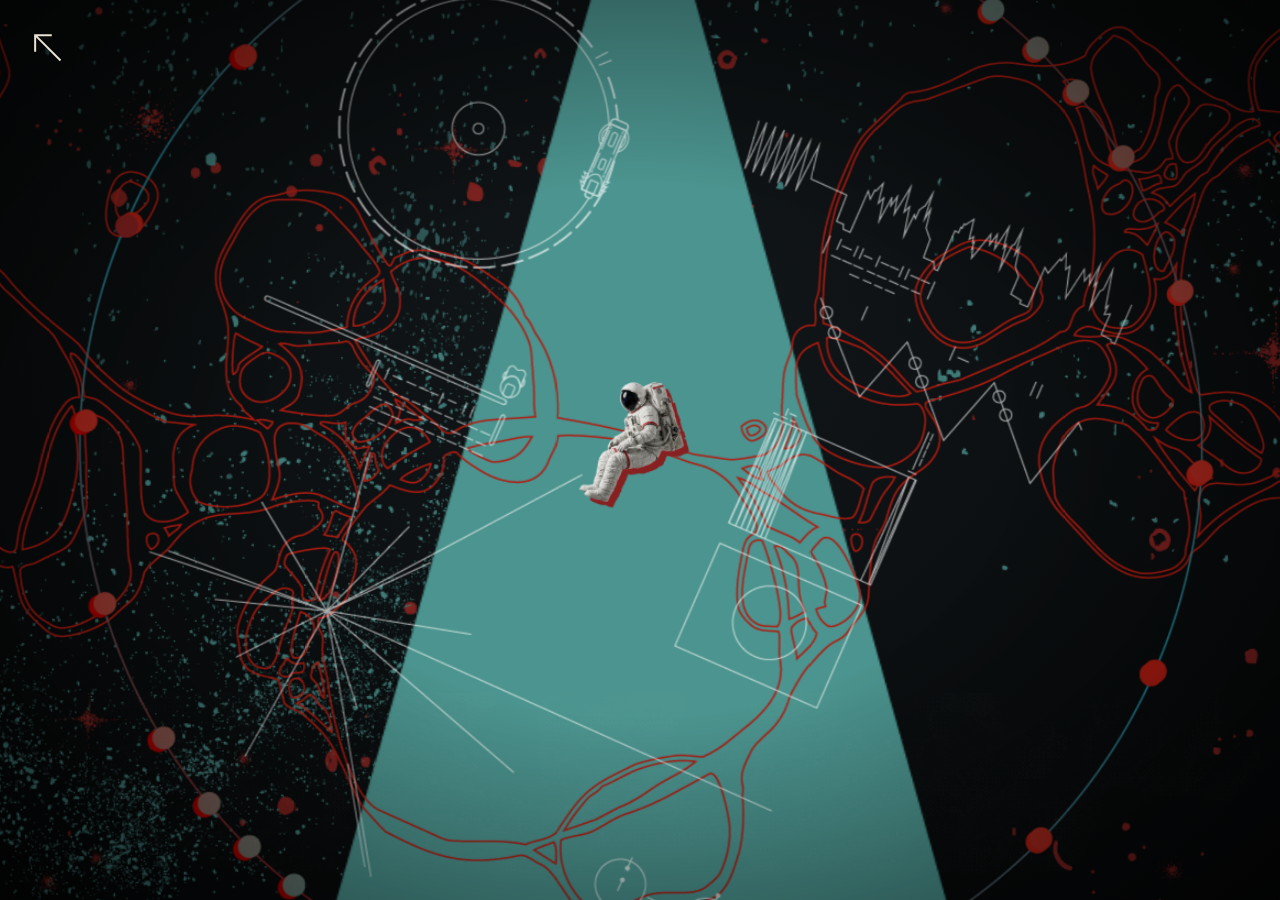
<file: outerchord/index.html>
<!DOCTYPE html>
<html lang="ko">
<head>
<meta charset="UTF-8">
<meta name="viewport" content="width=device-width, initial-scale=1.0">
<title>OUTERCHORD</title>
<link rel="stylesheet" href="styles.css">
</head>
<body>

<div class="scene" id="scene">

  <!-- base dark background: stays put, never tilts or drifts -->
  <div class="backdrop"></div>

  <!-- everything below tilts together as one 3D plane (JS sets rotateX/Y on #world) -->
  <div class="world" id="world">

    <div class="parallax" style="--depth:0.35">
      <div class="dust-safety">
        <div class="layer-img reveal dust"></div>
      </div>
    </div>

    <!-- beam: no translate parallax — hinged at its apex, swings with the pointer -->
    <div class="beam-rig" id="beamRig">
      <div class="fix-beam">
        <div class="layer-img beam"></div>
      </div>
    </div>

    <!-- the "bubble" (biomorphic cell/foam linework): opens outward from
         the centre on load, then trembles very slightly forever after —
         JS adds a tiny random jitter to biomorphic-rig every frame -->
    <div class="parallax" style="--depth:0.8">
      <div class="biomorphic-rig" id="biomorphicRig">
        <div class="layer-img biomorphic"></div>
      </div>
    </div>

    <div class="parallax" style="--depth:1.3">
      <div class="ring-rig" id="ringRig">
        <div class="layer-img reveal ring"></div>
      </div>
    </div>

    <div class="parallax" style="--depth:1.6">
      <div class="glyphs-rig" id="glyphsRig">
        <div class="layer-img reveal glyphs blink"></div>
      </div>
    </div>

    <div class="parallax" style="--depth:2.4">
      <div class="astronaut-rig" id="astronautRig">
        <div class="fix-astronaut">
          <div class="layer-img reveal-smooth astronaut float"></div>
        </div>
      </div>
    </div>

    <!-- decorative texture band, not part of the reference composite, used as a quiet looping motif -->
    <div class="astro-row-wrap">
      <div class="astro-row-track">
        <div class="layer-img astro-row"></div>
        <div class="layer-img astro-row"></div>
      </div>
    </div>

    <!-- synthetic stars: one animated point per star/dot/bubble actually
         present in the dust artwork (see stars-data.js), each blinking and
         drifting in Z on its own schedule -->
    <div class="sparkles" id="sparkles"></div>

  </div>

  <div class="vignette"></div>

</div>

<script src="stars-data.js"></script>
<script src="audio.js"></script>
<script src="script.js"></script>
<script src="../shared/back.js" data-color="#e8e2d4"></script>
</body>
</html>
</file>
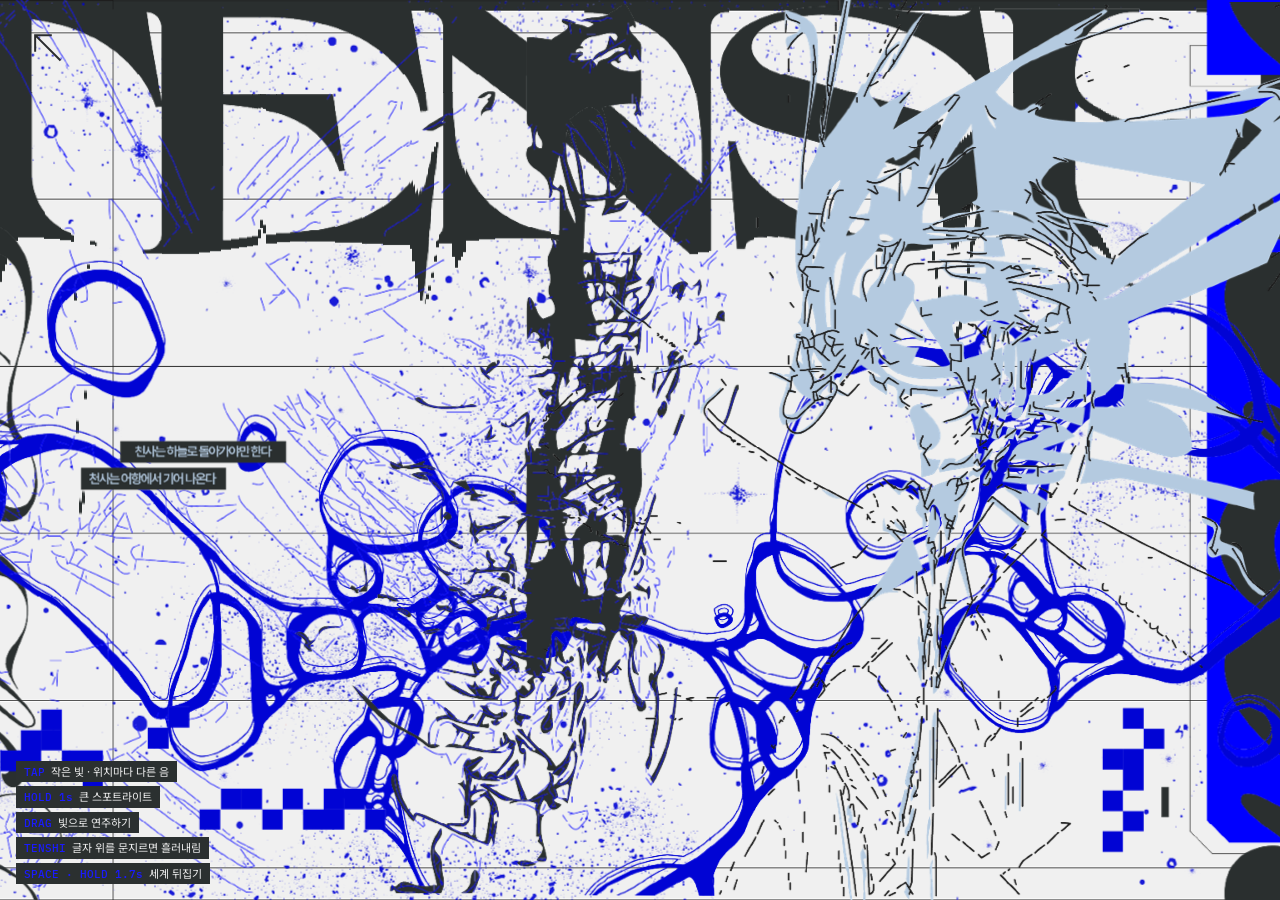
<file: tenshi/index.html>
<!DOCTYPE html>
<html lang="ko">
<head>
<meta charset="UTF-8">
<meta name="viewport" content="width=device-width, initial-scale=1, maximum-scale=1, user-scalable=no">
<title>TENSHI 천사</title>
<link rel="preconnect" href="https://fonts.googleapis.com">
<link href="https://fonts.googleapis.com/css2?family=IBM+Plex+Mono:wght@400;500&family=Noto+Sans+KR:wght@400;500&display=swap" rel="stylesheet">
<style>
  :root { --ink:#2b3030; --paper:#efefef; --acc:#1a1aff; }
  body.inv { --ink:#d9d6d2; --paper:#121212; --acc:#fff500; }
  * { box-sizing:border-box; margin:0; padding:0; }
  html, body { width:100%; height:100%; overflow:hidden; background:var(--paper); overscroll-behavior:none; }
  body { font-family:"IBM Plex Mono", "Noto Sans KR", monospace; -webkit-user-select:none; user-select:none; -webkit-touch-callout:none; }
  canvas#stage { position:fixed; inset:0; width:100vw; height:100vh; display:block; touch-action:none; cursor:none; }
  @media (hover:none) { canvas#stage { cursor:auto; } }

  #hint {
    position:fixed; left:16px; bottom:16px; z-index:5; pointer-events:none;
    display:flex; flex-direction:column; align-items:flex-start; gap:4px;
    transition:opacity 1.2s;
  }
  #hint span {
    background:var(--ink); color:var(--paper); font:400 11px/1.5 "Noto Sans KR", monospace;
    padding:2px 8px; transition:background .4s, color .4s;
  }
  #hint span b { font-family:"IBM Plex Mono", monospace; font-weight:500; color:var(--acc); margin-right:6px; transition:color .4s; }
  #hint.hide { opacity:0; }

  #loader {
    position:fixed; inset:0; z-index:10; background:#efefef; display:flex; align-items:center; justify-content:center;
    font:500 12px "IBM Plex Mono", monospace; color:#2b3030; letter-spacing:.2em; transition:opacity .8s;
  }
  #loader.done { opacity:0; pointer-events:none; }
  #loader i { display:inline-block; width:120px; height:6px; background:#d6d6d6; margin-left:12px; position:relative; }
  #loader i::after { content:""; position:absolute; left:0; top:0; bottom:0; width:var(--p,0%); background:#1a1aff; transition:width .2s; }
</style>
</head>
<body>
<canvas id="stage"></canvas>

<div id="hint">
  <span><b>TAP</b>작은 빛 · 위치마다 다른 음</span>
  <span><b>HOLD 1s</b>큰 스포트라이트</span>
  <span><b>DRAG</b>빛으로 연주하기</span>
  <span><b>TENSHI</b>글자 위를 문지르면 흘러내림</span>
  <span><b>SPACE · HOLD 1.7s</b>세계 뒤집기</span>
</div>

<div id="loader">TENSHI<i></i></div>

<script src="../shared/perf.js"></script>
<script>
(() => {
'use strict';

/* ───────────── constants ───────────── */
const IW = 2400, IH = 1350;            // artwork space (resized from 4000x2250)
const BAND = 390;                       // bottom of the TENSHI word
const TOP = 140;                        // above this the letters stay rigid
const CW = 4, NC = IW / CW;             // drip columns
const PAR = 22;                         // parallax strength (artwork px)
const HOLD_MS = 1000;
const FLIP_MS = HOLD_MS + 700;           // spotlight at 1s, world flips 0.7s later

const THEME = {
  '01': { paper:'#efefef', ink:'#2b3030', acc:'#1a1aff' },
  '02': { paper:'#121212', ink:'#d9d6d2', acc:'#fff500' },
};

// bottom → top
const LAYERS = [
  { n:'background',     depth:0 },
  { n:'backgroundstar', depth:.12, fx:'twinkle' },
  { n:'tenshitext2',    depth:.22, fx:'drip' },
  { n:'bar',            depth:.30 },
  { n:'tenshitext1',    depth:.34, fx:'sway' },
  { n:'bubble',         depth:.55, fx:'wobble' },
  { n:'tenshicolor2',   depth:.62, fx:'shiver' },
  { n:'tenshicolor',    depth:.78, fx:'breathe' },
  { n:'tenshiline',     depth:.86, fx:'boil' },
  { n:'tenshiline2',    depth:.92, fx:'boil' },
  { n:'mosaic',         depth:.45, fx:'mosaic' },
  { n:'sub',            depth:.40 },
  { n:'textbox',        depth:.18, fx:'textbox' },
];

/* ───────────── canvas setup ───────────── */
const cv = document.getElementById('stage');
const ctx = cv.getContext('2d', { alpha:false });

/* Quality, stepped down by shared/perf.js on devices that can't keep up
   (TVs, kiosk tablets). Level 0 is the full piece; each step trades a
   little finish for speed:
     dripTol  how close neighbouring drip columns must be to share a draw
     twinkle  the star layer's second, offset pass
     scale    canvas resolution (the canvas is stretched back to the window)
     fpsCap   frames drawn per second, 0 = every display frame */
const QUALITY = [
  { dripTol: .75, twinkle: true,  scale: 1,   fpsCap: 0  },
  { dripTol: 2,   twinkle: false, scale: 1,   fpsCap: 0  },
  { dripTol: 3,   twinkle: false, scale: .75, fpsCap: 0  },
  { dripTol: 4,   twinkle: false, scale: .6,  fpsCap: 30 },
];
let Q = QUALITY[0];

let vw, vh, dpr, W, H, k, ox, oy;
function fit() {
  vw = innerWidth; vh = innerHeight;
  dpr = Math.min(devicePixelRatio || 1, 2) * Q.scale;
  W = Math.round(vw * dpr); H = Math.round(vh * dpr);
  cv.width = W; cv.height = H;
  const cover = vw / vh >= 0.9;
  const s = cover ? Math.max(vw / IW, vh / IH) : Math.min(vw / IW, vh / IH) * 1.0;
  k = s * dpr; ox = (W - IW * k) / 2; oy = (H - IH * k) / 2;
  buildBitmaps();
}
addEventListener('resize', fit);

const toImg = (x, y) => [ (x * dpr - ox) / k, (y * dpr - oy) / k ];
const minDim = () => Math.min(vw, vh);

/* ───────────── asset loading ───────────── */
// src: the PNGs as loaded (2400×1350). imgs: what is actually drawn — the
// same pictures resized once to the canvas's own resolution, so a frame is
// a straight copy instead of 26 full-screen resamples, and a smaller screen
// holds smaller pictures in memory. Until those are ready, imgs = src.
const src = {}, imgs = {};
const loader = document.getElementById('loader');
function loadAll() {
  const list = [];
  for (const L of LAYERS) for (const v of ['01', '02']) list.push(L.n + '-' + v);
  let done = 0;
  return Promise.all(list.map(key => new Promise(res => {
    const im = new Image();
    im.onload = im.onerror = () => { done++; loader.querySelector('i').style.setProperty('--p', (done / list.length * 100) + '%'); res(); };
    im.src = 'assets/' + key + '.png';
    src[key] = imgs[key] = im;
  })));
}

/* Most layers are 90–99% empty, yet a full-screen draw blends every one of
   those transparent pixels, 13 layers deep, every frame. Each layer is
   measured once and cut into the boxes that actually hold pixels; a frame
   draws only those (blit). Cuts run only through fully transparent gaps and
   keep CUT_PAD px of empty margin, so edge filtering sees the same
   transparent neighbours and the picture is unchanged. Until a layer is
   measured — or where cutting would not pay — it is drawn whole as before. */
const pieces = {};                       // key → [{sx, sy, sw, sh, bm}] in picture px
const CUT_GAP = 32, CUT_PAD = 8, CUT_MIN = .85, CUT_MAX = 48;
const NO_CUT = { background: 1, tenshitext2: 1 };   // opaque / drawn column by column
function runsOf(occ, gap) {
  const out = [];
  let a = -1, last = -1;
  for (let i = 0; i < occ.length; i++) {
    if (!occ[i]) continue;
    if (a < 0) a = i;
    else if (i - last > gap) { out.push([a, last]); a = i; }
    last = i;
  }
  if (a >= 0) out.push([a, last]);
  return out;
}
function measure(im) {
  const w = im.naturalWidth, h = im.naturalHeight;
  const m = document.createElement('canvas'); m.width = w; m.height = h;
  const g = m.getContext('2d', { willReadFrequently: true });
  g.drawImage(im, 0, 0);
  let A;
  try { A = g.getImageData(0, 0, w, h).data; } catch (_) { return null; }   // file:// taints the canvas
  m.width = m.height = 0;
  // alternate column / row cuts inside each box until nothing splits further
  const boxes = [];
  // prevTight: the other axis already failed to split this box
  (function cut(x0, x1, y0, y1, byCol, prevTight) {
    const n = byCol ? x1 - x0 + 1 : y1 - y0 + 1, occ = new Uint8Array(n);
    for (let y = y0; y <= y1; y++) {
      const row = y * w;
      for (let x = x0; x <= x1; x++) if (A[(row + x) * 4 + 3]) occ[byCol ? x - x0 : y - y0] = 1;
    }
    const runs = runsOf(occ, CUT_GAP);
    if (!runs.length) return;
    const o = byCol ? x0 : y0;
    const tight = runs.length === 1 && runs[0][0] === 0 && runs[0][1] === n - 1;
    if (tight) {
      if (prevTight) boxes.push([x0, x1, y0, y1]);      // neither axis splits: a finished piece
      else cut(x0, x1, y0, y1, !byCol, true);
      return;
    }
    for (const [a, b] of runs) {                         // every split shrinks the box, so this ends
      if (byCol) cut(o + a, o + b, y0, y1, false, false);
      else cut(x0, x1, o + a, o + b, true, false);
    }
  })(0, w - 1, 0, h - 1, true, false);
  let area = 0;
  const ps = boxes.map(([x0, x1, y0, y1]) => {
    const sx = Math.max(0, x0 - CUT_PAD), sy = Math.max(0, y0 - CUT_PAD);
    const p = { sx, sy, sw: Math.min(w, x1 + 1 + CUT_PAD) - sx, sh: Math.min(h, y1 + 1 + CUT_PAD) - sy, bm: null };
    area += p.sw * p.sh;
    return p;
  });
  // barely empty, or so scattered that the calls cost more than the pixels: draw it whole
  return area > w * h * CUT_MIN || ps.length > CUT_MAX ? null : ps;
}
async function measureAll() {
  for (const key of Object.keys(src)) {
    if (NO_CUT[key.slice(0, -3)] || !src[key].naturalWidth) continue;
    const ps = measure(src[key]);
    if (ps) pieces[key] = ps;
    await new Promise(r => setTimeout(r));   // one layer per task, so frames keep coming
  }
  buildBitmaps(true);
}
// draws a layer at (x, y) in artwork space — the same as drawImage(img, x, y, IW, IH)
function blit(c, key, x = 0, y = 0) {
  const ps = pieces[key];
  if (!ps || !ps.ready) { c.drawImage(imgs[key], x, y, IW, IH); return; }
  for (const p of ps) c.drawImage(p.bm, x + p.d[0], y + p.d[1], p.d[2], p.d[3]);
}

let bitmapW = 0, bitmapJob = 0;
function buildBitmaps(force) {
  if (!window.createImageBitmap || !Object.keys(src).length) return;
  const w = Math.min(IW, Math.round(IW * k)), h = Math.round(w * IH / IW);
  if (!force && Math.abs(w - bitmapW) < 8) return;
  const job = ++bitmapJob;
  const ax = IW / w, ay = IH / h;                // artwork units per bitmap px
  Promise.all(Object.keys(src).map(key => {
    const im = src[key];
    if (!im.naturalWidth) return null;
    return createImageBitmap(im, { resizeWidth: w, resizeHeight: h, resizeQuality: 'high' }).then(bm => {
      const ps = pieces[key];
      if (!ps) return { key, bm };
      // the pieces are cut out of the resized layer on whole pixels, so they
      // hold exactly the pixels the whole layer would have drawn
      const bx = w / im.naturalWidth, by = h / im.naturalHeight;
      return Promise.all(ps.map(p => {
        const x0 = Math.max(0, Math.floor(p.sx * bx) - 2), y0 = Math.max(0, Math.floor(p.sy * by) - 2);
        const x1 = Math.min(w, Math.ceil((p.sx + p.sw) * bx) + 2), y1 = Math.min(h, Math.ceil((p.sy + p.sh) * by) + 2);
        return createImageBitmap(bm, x0, y0, x1 - x0, y1 - y0)
          .then(pb => ({ pb, d: [x0 * ax, y0 * ay, (x1 - x0) * ax, (y1 - y0) * ay] }));
      })).then(cuts => { bm.close(); return { key, cuts }; }, () => ({ key, bm }));
    }, () => null);
  })).then(list => {
    if (job !== bitmapJob) {                     // a newer size won
      list.forEach(r => { if (!r) return; if (r.bm) r.bm.close(); if (r.cuts) r.cuts.forEach(q => q.pb.close()); });
      return;
    }
    for (const r of list) {
      if (!r) continue;
      const old = imgs[r.key];
      if (r.cuts) {
        const ps = pieces[r.key];
        ps.forEach((p, i) => { if (p.bm) p.bm.close(); p.bm = r.cuts[i].pb; p.d = r.cuts[i].d; });
        ps.ready = true;
        imgs[r.key] = src[r.key];                // the whole-size copy is no longer drawn
      } else imgs[r.key] = r.bm;
      if (old !== src[r.key] && old !== imgs[r.key] && old.close) old.close();
    }
    bitmapW = w;
  });
}

// sets Q and sizes the canvas straight away (onLevel runs on create)
const perf = window.XGPerf
  ? XGPerf.create({ key: 'tenshi', onLevel: lv => { Q = QUALITY[lv]; fit(); } })
  : (fit(), { tick() {}, level: 0 });

/* ───────────── state ───────────── */
let invert = false;                     // false: 천사-01 is the world, 천사-02 is revealed
const circles = [];                     // spotlight holes
const ripples = [];
const presses = new Map();
const pointer = { x:-999, y:-999, type:'mouse', inside:false, lastMove:0 };
const par = { x:0, y:0, tx:0, ty:0 };
let glitch = 0, T0 = 0, now = 0, flooding = null;
let textboxFlick = 0;
window.__tenshi = { circles, presses, get now() { return now; } };   // debug handle

/* ───────────── drip (TENSHI melting) ───────────── */
const D = new Float32Array(NC), V = new Float32Array(NC), KS = new Float32Array(NC);
for (let i = 0; i < NC; i++) KS[i] = 0.025 + Math.random() * 0.05;   // viscosity varies per column
const drips = [];
function spawnDrip(x, strength = 1) {
  const thin = Math.random() < .35;
  drips.push({
    x, born: now,
    w: thin ? 5 + Math.random() * 10 : 18 + Math.random() * 55,
    max: (thin ? 120 + Math.random() * 380 : 60 + Math.random() * 240) * strength,
    g: 1.2 + Math.random() * 2.2, h: .6 + Math.random() * 2.5, r: 1.4 + Math.random() * 1.6,
  });
  if (drips.length > 90) drips.shift();
}
const easeOut = t => 1 - Math.pow(1 - t, 3);
const easeIO = t => t < .5 ? 4 * t * t * t : 1 - Math.pow(-2 * t + 2, 3) / 2;
function dripAmt(d) {
  const a = now - d.born;
  if (a < d.g) return d.max * easeOut(a / d.g);
  if (a < d.g + d.h) return d.max * (1 + .04 * Math.sin((a - d.g) * 4));
  if (a < d.g + d.h + d.r) return d.max * (1 - easeIO((a - d.g - d.h) / d.r));
  return -1;
}
function updateDrips(dt) {
  for (let j = drips.length - 1; j >= 0; j--) {
    const d = drips[j], a = dripAmt(d);
    if (a < 0) { drips.splice(j, 1); continue; }
    d.cur = a;
  }
  const A = 18 + 16 * Math.sin(now * .27);
  const f = Math.min(dt * 60, 3);
  for (let i = 0; i < NC; i++) {
    const x = i * CW + CW / 2;
    let T = A * (.5 + .5 * Math.sin(x * .0041 + now * .6) * Math.sin(x * .0127 - now * .35));
    for (const d of drips) {
      const dx = (x - d.x) / d.w;
      if (dx > -1 && dx < 1) T += d.cur * Math.pow(1 - dx * dx, 1.6);
    }
    V[i] += (T - D[i]) * KS[i] * f;
    V[i] *= Math.pow(.86, f);
    D[i] += V[i] * f;
    if (D[i] < -40) D[i] = -40;
  }
}
/* The word is cut into 4px columns and each one's lower part is stretched by
   its own drip depth. Drawing every column on its own was ~1200 drawImage
   calls a frame; instead:
   - the rigid tops of the letters never move, so they go down as one strip
   - neighbouring columns whose depths are within Q.dripTol of each other
     share one stretched piece (at level 0 that is under a screen pixel)
   xr limits the work to an artwork-space x range (the spotlight pass). */
function drawDrip(c, img, xr) {
  const s = img.width / IW;                 // picture px per artwork px
  const i0 = xr ? Math.max(0, Math.floor(xr[0] / CW)) : 0;
  const i1 = xr ? Math.min(NC, Math.ceil(xr[1] / CW)) : NC;
  if (i1 <= i0) return;
  const top = s * TOP, low = s * (BAND - TOP);
  c.drawImage(img, i0 * CW * s, 0, (i1 - i0) * CW * s, top, i0 * CW, 0, (i1 - i0) * CW, TOP);
  const tol = Q.dripTol;
  for (let i = i0; i < i1;) {
    const d0 = D[i];
    let j = i + 1, sum = d0;
    while (j < i1 && Math.abs(D[j] - d0) < tol) sum += D[j++];
    const d = Math.abs(sum / (j - i)) < .6 ? 0 : sum / (j - i);
    const sx = i * CW, w = (j - i) * CW;
    c.drawImage(img, sx * s, top, w * s, low, sx, TOP - .5, w + .6, BAND - TOP + d + .5);
    i = j;
  }
}

/* ───────────── per-layer motion ───────────── */
let boilSeed = 0, boilT = 0, mosaicOff = [0, 0], mosaicT = 0;
const rnd = (s) => { const x = Math.sin(s * 127.1) * 43758.5453; return x - Math.floor(x); };

function drawLayer(c, L, v, xr) {
  const key = L.n + '-' + v, img = imgs[key];
  if (!img || !img.width || img.naturalWidth === 0) return;   // an Image still loading, or a broken one
  c.save();
  c.translate(-par.x * L.depth * PAR, -par.y * L.depth * PAR);
  switch (L.fx) {
    case 'drip': drawDrip(c, img, xr); c.restore(); return;
    case 'twinkle':
      c.globalAlpha = .78 + .22 * Math.sin(now * 1.7);
      blit(c, key);
      if (Q.twinkle) {
        c.globalAlpha = .25 + .25 * Math.sin(now * 2.3 + 1);
        blit(c, key, 1.5, -1.5);
      }
      break;
    case 'sway':
      c.translate(0, Math.sin(now * .5) * 8);
      blit(c, key); break;
    case 'wobble': {
      const s = 1 + .008 * Math.sin(now * .8);
      c.translate(1200, 900); c.rotate(Math.sin(now * .33) * .004); c.scale(s, 1 + .012 * Math.sin(now * .8 + 1));
      c.translate(-1200, -900 + Math.sin(now * .6) * 6);
      blit(c, key); break;
    }
    case 'shiver':
      c.translate(Math.sin(now * 13) * .8 + (glitch > .2 ? (Math.random() - .5) * 14 * glitch : 0), 0);
      blit(c, key); break;
    case 'breathe': {
      const s = 1 + .01 * Math.sin(now * .45);
      c.translate(1500, 400); c.scale(s, s); c.rotate(Math.sin(now * .3) * .006); c.translate(-1500, -400);
      blit(c, key); break;
    }
    case 'boil': {
      const a = rnd(boilSeed + L.depth * 10) - .5, b = rnd(boilSeed * 1.3 + L.depth) - .5;
      c.translate(a * 3, b * 3);
      blit(c, key); break;
    }
    case 'mosaic':
      c.translate(mosaicOff[0], mosaicOff[1]);
      blit(c, key); break;
    case 'textbox': {
      const p = easeOut(Math.min(1, Math.max(0, (now - 0.6) / 1.8)));
      c.beginPath(); c.rect(0, 0, 330 + 520 * p, IH); c.clip();
      if (textboxFlick > 0 && Math.random() < .5) c.translate((Math.random() - .5) * 10, 0);
      blit(c, key); break;
    }
    default:
      blit(c, key);
  }
  c.restore();
}

function drawScene(c, v, overlays = true, xr) {
  const th = THEME[v];
  c.setTransform(1, 0, 0, 1, 0, 0);
  c.globalCompositeOperation = 'source-over';
  c.fillStyle = th.paper; c.fillRect(0, 0, W, H);
  c.setTransform(k, 0, 0, k, ox, oy);
  for (const L of LAYERS) drawLayer(c, L, v, xr);

  // ripples only on the base world, so spotlights get no outline
  if (!overlays) return;
  c.setTransform(dpr, 0, 0, dpr, 0, 0);
  c.strokeStyle = th.acc;
  for (const r of ripples) {
    const a = (now - r.t0) / r.life;
    if (a > 1 || a < 0) continue;
    c.globalAlpha = (1 - a) * .9;
    c.lineWidth = 2.2 * (1 - a) + .4;
    c.beginPath(); c.arc(r.x, r.y, r.r0 + r.grow * easeOut(a), 0, Math.PI * 2); c.stroke();
    c.globalAlpha = (1 - a) * .5;
    c.beginPath(); c.arc(r.x, r.y, r.r0 + r.grow * .55 * easeOut(a), 0, Math.PI * 2); c.stroke();
  }
  c.globalAlpha = 1;
}

/* ───────────── spotlights ───────────── */
function addSmall(x, y) {
  const R = minDim() * (.0125 + Math.random() * .01) + 4;
  const c = { x, y, r:0, R, born: now, life: 5.5 + Math.random() * 2, type:'small' };
  circles.push(c);
  if (circles.length > 60) circles.shift();
  return c;
}
const easeBack = t => { const s = 1.9; t -= 1; return t * t * ((s + 1) * t + s) + 1; };
function updateCircles(dt) {
  for (let i = circles.length - 1; i >= 0; i--) {
    const c = circles[i];
    if (c.type === 'small') {
      const a = now - c.born;
      if (c.charging) {        // swells gently while held, as hold feedback
        const h = Math.min(1, (performance.now() - c.charging.t0) / HOLD_MS);
        c.r = c.R * (a < .45 ? easeBack(a / .45) : 1) * (1 + .5 * h * h);
      }
      else if (a < .45) c.r = c.R * easeBack(a / .45);
      else if (a < c.life - .9) c.r = c.R * (1 + .04 * Math.sin(a * 3 + c.R));
      else if (a < c.life) c.r = c.R * (1 - easeIO((a - (c.life - .9)) / .9));
      else circles.splice(i, 1);
    } else if (c.type === 'big') {
      const target = c.held ? c.R * (1 + .035 * Math.sin(now * 2.2)) : 0;
      c.r += (target - c.r) * (1 - Math.pow(c.held ? .9 : .93, dt * 60));
      if (c.follow) { c.x += (c.follow.x - c.x) * (1 - Math.pow(.8, dt * 60)); c.y += (c.follow.y - c.y) * (1 - Math.pow(.8, dt * 60)); }
      if (!c.held && c.r < 1) circles.splice(i, 1);
    } else if (c.type === 'flood') {
      const a = Math.min(1, (now - c.born) / 1.25);
      c.r = Math.hypot(Math.max(c.x, vw - c.x), Math.max(c.y, vh - c.y)) * easeIO(a) + 2;
      if (a >= 1) {
        circles.length = 0; flooding = null;
        invert = !invert; document.body.classList.toggle('inv', invert);
        glitch = 1;
        thud(); droneShift();
        return;                               // circles were just cleared
      }
    }
  }
}
function flood(x = vw / 2, y = vh / 2) {
  if (flooding) return;
  flooding = { x, y, r:0, born: now, type:'flood' };
  circles.push(flooding);
  sweep(); glitch = .5;
  memory.rec('flood', { x, y });
  for (let i = 0; i < 8; i++) spawnDrip(Math.random() * IW, 1.2);
}

function inSpot(x, y) {
  for (const c of circles) if (Math.hypot(x - c.x, y - c.y) < c.r) return true;
  return false;
}
function drawCursor() {
  if (pointer.type === 'touch' || pointer.x < -100) return;
  const v = inSpot(pointer.x, pointer.y) !== invert ? '02' : '01';
  const col = THEME[v].acc;
  ctx.setTransform(dpr, 0, 0, dpr, 0, 0);
  ctx.strokeStyle = col; ctx.lineWidth = 1.5;
  const { x, y } = pointer;
  ctx.beginPath(); ctx.arc(x, y, 9, 0, Math.PI * 2); ctx.stroke();
  ctx.beginPath();
  ctx.moveTo(x - 18, y); ctx.lineTo(x - 12, y); ctx.moveTo(x + 12, y); ctx.lineTo(x + 18, y);
  ctx.moveTo(x, y - 18); ctx.lineTo(x, y - 12); ctx.moveTo(x, y + 12); ctx.lineTo(x, y + 18);
  ctx.stroke();
  ctx.fillStyle = col; ctx.fillRect(x - 1, y - 1, 2, 2);
}

function applyGlitch() {
  if (glitch < .05) return;
  ctx.setTransform(1, 0, 0, 1, 0, 0);
  const n = Math.floor(glitch * 7);
  for (let i = 0; i < n; i++) {
    const h = (4 + Math.random() * 40) * dpr, y = Math.random() * (H - h);
    const dx = (Math.random() - .5) * 60 * dpr * glitch;
    ctx.drawImage(cv, 0, y, W, h, dx, y, W, h);
  }
}

/* ───────────── audio ───────────── */
let AC = null, master, bus, muted = false, drone = null;
function initAudio() {
  if (AC) { if (AC.state === 'suspended') AC.resume(); return; }
  const Ctx = window.AudioContext || window.webkitAudioContext;
  if (!Ctx) return;
  AC = new Ctx();
  const comp = AC.createDynamicsCompressor();
  comp.threshold.value = -14; comp.ratio.value = 4;
  comp.connect(AC.destination);
  master = AC.createGain(); master.gain.value = muted ? 0 : .9; master.connect(comp);

  // reverb (generated impulse)
  const len = AC.sampleRate * 3.4, buf = AC.createBuffer(2, len, AC.sampleRate);
  for (let ch = 0; ch < 2; ch++) { const d = buf.getChannelData(ch); for (let i = 0; i < len; i++) d[i] = (Math.random() * 2 - 1) * Math.pow(1 - i / len, 2.6); }
  const verb = AC.createConvolver(); verb.buffer = buf;
  const vg = AC.createGain(); vg.gain.value = .45; verb.connect(vg); vg.connect(master);

  // ping-pong-ish delay
  const delay = AC.createDelay(1); delay.delayTime.value = .31;
  const fb = AC.createGain(); fb.gain.value = .36;
  const lp = AC.createBiquadFilter(); lp.frequency.value = 2400;
  delay.connect(lp); lp.connect(fb); fb.connect(delay);
  const dg = AC.createGain(); dg.gain.value = .28; lp.connect(dg); dg.connect(master);

  bus = AC.createGain(); bus.gain.value = 1;
  bus.connect(master); bus.connect(verb); bus.connect(delay);
  startDrone();
}
// A major pentatonic, 10 columns × 3 rows (top = higher octave)
const SCALE = [0, 2, 4, 7, 9];
function freqAt(x, y) {
  const col = Math.max(0, Math.min(9, Math.floor(x / vw * 10)));
  const row = Math.max(0, Math.min(2, Math.floor(y / vh * 3)));
  const semi = SCALE[col % 5] + 12 * Math.floor(col / 5) + (1 - row) * 12;
  return 220 * Math.pow(2, semi / 12);
}
const panAt = x => Math.max(-1, Math.min(1, x / vw * 2 - 1));
const live = () => AC && !muted;
function outNode(p = 0) {
  const g = AC.createGain();
  if (AC.createStereoPanner) { const s = AC.createStereoPanner(); s.pan.value = Math.max(-1, Math.min(1, p)); g.connect(s); s.connect(bus); }
  else g.connect(bus);
  return g;
}
function holdAt(param, t) {
  if (param.cancelAndHoldAtTime) param.cancelAndHoldAtTime(t);
  else { const v = param.value; param.cancelScheduledValues(t); param.setValueAtTime(v, t); }
}
function noise(sec) {
  const len = Math.floor(AC.sampleRate * sec), b = AC.createBuffer(1, len, AC.sampleRate), d = b.getChannelData(0);
  for (let i = 0; i < len; i++) d[i] = Math.random() * 2 - 1;
  const s = AC.createBufferSource(); s.buffer = b; return s;
}

/* a note that rings as long as the finger stays down:
   struck bell partials + a sustaining body, released by noteOff */
function noteOn(f, p = 0, vel = 1) {
  if (!live()) return null;
  const t = AC.currentTime, out = outNode(p);
  for (const [m, a, dec] of [[1, .22, 1.6], [2, .08, .9], [3.01, .05, .6], [4.18, .03, .35], [.5, .05, 1.4]]) {
    const o = AC.createOscillator(), g = AC.createGain();
    o.frequency.value = f * m;
    g.gain.setValueAtTime(0, t);
    g.gain.linearRampToValueAtTime(a * vel, t + .005);
    g.gain.exponentialRampToValueAtTime(.0001, t + dec);
    o.connect(g); g.connect(out); o.start(t); o.stop(t + dec + .05);
  }
  const body = AC.createGain();
  body.gain.setValueAtTime(0, t);
  body.gain.linearRampToValueAtTime(.12 * vel, t + .04);
  body.gain.setTargetAtTime(.05 * vel, t + .3, 2.5);
  body.connect(out);
  const o1 = AC.createOscillator(); o1.frequency.value = f;
  const o2 = AC.createOscillator(); o2.type = 'triangle'; o2.frequency.value = f * 2;
  const g2 = AC.createGain(); g2.gain.value = .25;
  const vib = AC.createOscillator(), vd = AC.createGain();       // vibrato blooms the longer it is held
  vib.frequency.value = 5.2; vd.gain.setValueAtTime(0, t); vd.gain.linearRampToValueAtTime(10, t + 1.5);
  vib.connect(vd); vd.connect(o1.detune); vd.connect(o2.detune);
  o1.connect(body); o2.connect(g2); g2.connect(body);
  const oscs = [o1, o2, vib]; oscs.forEach(o => o.start(t));
  return { t0: t, body, oscs };
}
// release tail grows with how long the note was held
function noteOff(v, held) {
  if (!v || !AC) return;
  const t = AC.currentTime;
  if (held == null) held = t - v.t0;
  const rel = Math.min(6, .25 + held * 1.4);
  holdAt(v.body.gain, t);
  v.body.gain.setTargetAtTime(0, t, rel / 4);
  v.oscs.forEach(o => o.stop(t + rel + .2));
}
function pluck(f, p, vel, dur) {
  const v = noteOn(f, p, vel);
  if (v) setTimeout(() => noteOff(v, dur), dur * 1000);
}
function padStart(f) {
  if (!live()) return null;
  const t = AC.currentTime;
  const g = AC.createGain(); g.gain.setValueAtTime(0, t); g.gain.linearRampToValueAtTime(.16, t + 1.4);
  const lp = AC.createBiquadFilter(); lp.type = 'lowpass'; lp.frequency.value = 500; lp.Q.value = 5;
  lp.connect(g); g.connect(bus);
  const oscs = [];
  [1, 1.5, 2, 3, 4].forEach((m, j) => [-7, 7].forEach(dt => {
    const o = AC.createOscillator(), og = AC.createGain();
    o.type = j < 2 ? 'sawtooth' : 'triangle'; o.frequency.value = f * m; o.detune.value = dt;
    og.gain.value = .11 / (j + 1); o.connect(og); og.connect(lp); o.start(t); oscs.push(o);
  }));
  const lfo = AC.createOscillator(), lg = AC.createGain();
  lfo.frequency.value = .35; lg.gain.value = 260; lfo.connect(lg); lg.connect(lp.frequency); lfo.start(t); oscs.push(lfo);
  return { g, lp, oscs };
}
function padMove(p, x, y) {
  if (!p) return;
  p.lp.frequency.setTargetAtTime(280 + (1 - y / vh) * 3200, AC.currentTime, .12);
}
function padStop(p) {
  if (!p) return;
  const t = AC.currentTime;
  holdAt(p.g.gain, t);
  p.g.gain.linearRampToValueAtTime(0, t + 1.8);
  p.oscs.forEach(o => o.stop(t + 1.9));
}
// ink drop: TENSHI melting
function drop(f, vel = 1, p = 0) {
  if (!live()) return;
  const t = AC.currentTime, out = outNode(p);
  const o = AC.createOscillator(), g = AC.createGain();
  o.frequency.setValueAtTime(f * 2.4, t); o.frequency.exponentialRampToValueAtTime(f * .7, t + .08);
  g.gain.setValueAtTime(0, t); g.gain.linearRampToValueAtTime(.16 * vel, t + .004); g.gain.exponentialRampToValueAtTime(.0001, t + .22);
  o.connect(g); g.connect(out); o.start(t); o.stop(t + .25);
}
// digital crackle for glitches
function crackle(amt = 1) {
  if (!live()) return;
  const t = AC.currentTime, len = Math.floor(AC.sampleRate * (.08 + .22 * amt));
  const b = AC.createBuffer(1, len, AC.sampleRate), d = b.getChannelData(0);
  let v = 0, hold = 0;
  for (let i = 0; i < len; i++) {
    if (--hold <= 0) { v = Math.random() < .5 ? 0 : Math.random() * 2 - 1; hold = 20 + Math.floor(Math.random() * 400); }
    d[i] = v * (1 - i / len);
  }
  const s = AC.createBufferSource(); s.buffer = b;
  const hp = AC.createBiquadFilter(); hp.type = 'highpass'; hp.frequency.value = 600;
  const g = AC.createGain(); g.gain.value = .12 * amt;
  s.connect(hp); hp.connect(g); g.connect(master); s.start(t);
}
// 8-bit tick when the pixel mosaic jumps
function tick() {
  if (!live()) return;
  const t = AC.currentTime, o = AC.createOscillator(), g = AC.createGain();
  o.type = 'square'; o.frequency.value = 1200 + Math.floor(Math.random() * 4) * 500;
  g.gain.setValueAtTime(.02, t); g.gain.exponentialRampToValueAtTime(.0001, t + .03);
  o.connect(g); g.connect(outNode(Math.random() * 1.6 - .8)); o.start(t); o.stop(t + .04);
}
// faint star glints
function sparkle() {
  if (!live()) return;
  const t = AC.currentTime, o = AC.createOscillator(), g = AC.createGain();
  o.frequency.value = 2500 + Math.random() * 3000;
  g.gain.setValueAtTime(0, t); g.gain.linearRampToValueAtTime(.014, t + .01); g.gain.exponentialRampToValueAtTime(.0001, t + .7);
  o.connect(g); g.connect(outNode(Math.random() * 2 - 1)); o.start(t); o.stop(t + .75);
}
// spotlight closing
function whooshDown(vel = 1) {
  if (!live()) return;
  const t = AC.currentTime, s = noise(1.3);
  const bp = AC.createBiquadFilter(); bp.type = 'bandpass'; bp.Q.value = 5;
  bp.frequency.setValueAtTime(3200, t); bp.frequency.exponentialRampToValueAtTime(180, t + 1.1);
  const g = AC.createGain(); g.gain.setValueAtTime(.22 * vel, t); g.gain.exponentialRampToValueAtTime(.001, t + 1.25);
  s.connect(bp); bp.connect(g); g.connect(bus); s.start(t);
}
// the world flipping over
function thud() {
  if (!live()) return;
  const t = AC.currentTime, o = AC.createOscillator(), g = AC.createGain();
  o.frequency.setValueAtTime(90, t); o.frequency.exponentialRampToValueAtTime(38, t + .8);
  g.gain.setValueAtTime(.4, t); g.gain.exponentialRampToValueAtTime(.001, t + 1.4);
  o.connect(g); g.connect(master); o.start(t); o.stop(t + 1.5);
}
function sweep() {
  if (!live()) return;
  const t = AC.currentTime, s = noise(1.6);
  const bp = AC.createBiquadFilter(); bp.type = 'bandpass'; bp.Q.value = 6;
  bp.frequency.setValueAtTime(180, t); bp.frequency.exponentialRampToValueAtTime(5200, t + 1.25);
  const g = AC.createGain(); g.gain.setValueAtTime(0, t); g.gain.linearRampToValueAtTime(.5, t + 1.0); g.gain.exponentialRampToValueAtTime(.001, t + 1.6);
  s.connect(bp); bp.connect(g); g.connect(bus); s.start(t);
  setTimeout(() => { pluck(880, 0, .7, .6); pluck(1318.5, .3, .5, .6); pluck(659.25, -.3, .6, .6); }, 1200);
}
// quiet room tone under everything; shifts key when the world inverts
const DRONE = { false: [55, 82.41, 110, 164.81], true: [46.25, 69.3, 92.5, 138.59] };
function startDrone() {
  if (drone || !AC) return;
  const t = AC.currentTime, g = AC.createGain(), lp = AC.createBiquadFilter();
  lp.type = 'lowpass'; lp.frequency.value = 700;
  g.gain.setValueAtTime(0, t); g.gain.linearRampToValueAtTime(.05, t + 5);
  lp.connect(g); g.connect(master);
  const oscs = DRONE[invert].map((f, i) => {
    const o = AC.createOscillator(), og = AC.createGain();
    o.type = i % 2 ? 'triangle' : 'sine'; o.frequency.value = f; o.detune.value = (i - 1.5) * 4;
    og.gain.value = [.5, .3, .25, .12][i]; o.connect(og); og.connect(lp); o.start(t); return o;
  });
  drone = { g, oscs };
}
function droneShift() {
  if (!drone) return;
  DRONE[invert].forEach((f, i) => drone.oscs[i].frequency.setTargetAtTime(f, AC.currentTime, 1.2));
}

/* ───────────── sound memory ─────────────
   Every sound a person makes is remembered in localStorage and on the server
   (memory/sounds.jsonl via serve.ps1) — nothing is shown.
   Hidden access: window.tenshiMemory  ·  Shift+E export JSON  ·  Shift+R replay the previous visit */
const memory = (() => {
  const KEY = 'tenshi.memory.v1', MAX = 30000;
  const NAMES = ['C', 'C#', 'D', 'D#', 'E', 'F', 'F#', 'G', 'G#', 'A', 'A#', 'B'];
  const noteName = f => { const m = Math.round(69 + 12 * Math.log2(f / 440)); return NAMES[(m % 12 + 12) % 12] + (Math.floor(m / 12) - 1); };
  let store = null;
  try { store = JSON.parse(localStorage.getItem(KEY)); } catch (_) {}
  if (!store || !Array.isArray(store.sessions)) store = { v: 1, sessions: [] };
  const past = store.sessions.slice();
  const session = { id: Date.now().toString(36), start: new Date().toISOString(), screen: [innerWidth, innerHeight], events: [] };
  const t0 = performance.now();
  let joined = false, dirty = false;
  const r3 = v => Math.round(v * 1000) / 1000;

  function trim() {
    let total = store.sessions.reduce((n, s) => n + s.events.length, 0);
    while (total > MAX && store.sessions.length > 1) total -= store.sessions.shift().events.length;
    if (total > MAX) session.events.splice(0, total - MAX);
  }
  function rec(type, data = {}) {
    if (!joined) { store.sessions.push(session); joined = true; }
    const ev = { t: Math.round(performance.now() - t0), type, ...data };
    if (ev.f) { ev.f = Math.round(ev.f * 100) / 100; ev.note = noteName(ev.f); }
    if (ev.x != null) ev.x = r3(ev.x / vw);
    if (ev.y != null) ev.y = r3(ev.y / vh);
    session.events.push(ev);
    if (session.events.length % 500 === 0) trim();
    dirty = true;
    // a held note is sent to the server once its length is known (see commit)
    if (!(type === 'note' && ev.dur == null)) outbox.push(ev);
    return ev;
  }
  function commit(ev) { if (ev && !outbox.includes(ev)) { outbox.push(ev); dirty = true; } }
  function save() {
    if (!dirty) return;
    try { localStorage.setItem(KEY, JSON.stringify(store)); dirty = false; }
    catch (_) { if (store.sessions.length > 1) { store.sessions.shift(); save(); } }
  }

  // server copy: POST /memory → memory/sounds.jsonl (see serve.ps1). Fails silently when offline / static-hosted.
  const outbox = [];
  const SERVER = 'memory';
  let sending = false;
  const payload = evs => JSON.stringify({ session: { id: session.id, start: session.start, screen: session.screen }, events: evs });
  async function sync() {
    if (sending || !outbox.length || location.protocol === 'file:') return;
    sending = true;
    const batch = outbox.splice(0, 400);
    try {
      const r = await fetch(SERVER, { method: 'POST', headers: { 'Content-Type': 'application/json' }, body: payload(batch), keepalive: true });
      if (!r.ok) throw 0;
    } catch (_) { outbox.unshift(...batch); }
    sending = false;
  }
  function flush() {
    save();
    if (!outbox.length || location.protocol === 'file:' || !navigator.sendBeacon) return;
    if (navigator.sendBeacon(SERVER, new Blob([payload(outbox)], { type: 'application/json' }))) outbox.length = 0;
  }
  setInterval(() => { save(); sync(); }, 3000);
  addEventListener('pagehide', flush);
  document.addEventListener('visibilitychange', () => { if (document.hidden) flush(); });
  // everything the server remembers, grouped back into visits
  async function fromServer() {
    const text = await (await fetch(SERVER, { cache: 'no-store' })).text();
    const map = new Map();
    for (const line of text.split('\n')) {
      if (!line.trim()) continue;
      try {
        const { data } = JSON.parse(line);
        if (!map.has(data.session.id)) map.set(data.session.id, { ...data.session, events: [] });
        map.get(data.session.id).events.push(...data.events);
      } catch (_) {}
    }
    const sessions = [...map.values()];
    sessions.forEach(s => s.events.sort((a, b) => a.t - b.t));
    return sessions;
  }

  // re-perform remembered events through the same instruments
  let timers = [];
  function play(ev) {
    const p = ev.x != null ? ev.x * 2 - 1 : 0;
    switch (ev.type) {
      case 'note': {
        const v = noteOn(ev.f, p, ev.vel ?? 1);
        let pad = null;
        if (ev.mode === 'hold') timers.push(setTimeout(() => { pad = padStart(ev.f / 2); crackle(.6); }, HOLD_MS));
        timers.push(setTimeout(() => { noteOff(v, ev.dur); if (ev.mode === 'hold') { padStop(pad); whooshDown(.7); } }, (ev.dur ?? .15) * 1000));
        break;
      }
      case 'drop': drop(ev.f, ev.vel, p); break;
      case 'crackle': crackle(ev.amt); break;
      case 'flood': sweep(); timers.push(setTimeout(thud, 1250)); break;
    }
  }
  function stop() { timers.forEach(clearTimeout); timers = []; }
  function replay(events) {
    stop(); initAudio();
    if (!events || !events.length) return 0;
    const start = events[0].t;
    for (const ev of events) timers.push(setTimeout(() => play(ev), ev.t - start));
    return (events[events.length - 1].t - start) / 1000;
  }
  function exportJSON() {
    save();
    const blob = new Blob([JSON.stringify(store, null, 1)], { type: 'application/json' });
    const a = document.createElement('a');
    a.href = URL.createObjectURL(blob);
    a.download = 'tenshi-memory-' + new Date().toISOString().slice(0, 16).replace(/[:T]/g, '') + '.json';
    a.click(); setTimeout(() => URL.revokeObjectURL(a.href), 1000);
  }
  const api = {
    get sessions() { return store.sessions; },
    get current() { return session; },
    count: () => store.sessions.reduce((n, s) => n + s.events.length, 0),
    replay: (i) => replay(i == null ? (past.length ? past[past.length - 1].events : session.events) : (store.sessions[i] || {}).events),
    replayAll: () => replay(store.sessions.flatMap((s, k) => s.events.map(e => ({ ...e, t: e.t + k * 2000 + store.sessions.slice(0, k).reduce((n, q) => n + (q.events.length ? q.events[q.events.length - 1].t : 0), 0) })))),
    stop, export: exportJSON,
    fromServer,
    replayServer: async (i = -1) => { const s = await fromServer(); const pick = s[i < 0 ? s.length + i : i]; return pick ? replay(pick.events) : 0; },
    clear: () => { stop(); store.sessions = joined ? [session] : []; session.events.length = 0; past.length = 0; dirty = true; save(); },
  };
  window.tenshiMemory = api;
  return { rec, commit, api };
})();

/* ───────────── interaction ───────────── */
const hint = document.getElementById('hint');
let hintTimer = null;
function touchHint() {
  clearTimeout(hintTimer);
  hintTimer = setTimeout(() => hint.classList.add('hide'), 5000);
}

function tapAt(x, y, vel = 1) {
  const c = addSmall(x, y);
  ripples.push({ x, y, t0: now, life: 1.3, r0: c.R * .6, grow: c.R * 2.2 });
  if (ripples.length > 40) ripples.shift();
  const [ix] = toImg(x, y);
  spawnDrip(ix, .5 + Math.random() * .6);
  glitch = Math.max(glitch, .35 * vel);
  textboxFlick = .25;
  return c;
}

cv.addEventListener('pointerdown', e => {
  e.preventDefault();
  initAudio(); touchHint();
  try { cv.setPointerCapture(e.pointerId); } catch (_) {}
  pointer.type = e.pointerType; pointer.x = e.clientX; pointer.y = e.clientY;
  const p = { id: e.pointerId, x: e.clientX, y: e.clientY, sx: e.clientX, sy: e.clientY, t0: performance.now(), mode: 'tap', acc: 0, circle: null, pad: null, lastNote: performance.now() };
  p.circle = tapAt(p.x, p.y);
  p.circle.charging = p;
  const f = freqAt(p.x, p.y);
  p.voice = noteOn(f, panAt(p.x), 1);                 // rings until the finger lifts
  p.ev = memory.rec('note', { f, x: p.x, y: p.y, vel: 1, mode: 'tap' });
  const [ix, iy] = toImg(p.x, p.y);
  if (iy < BAND) {
    spawnDrip(ix, 1.6); spawnDrip(ix + (Math.random() - .5) * 60, 1.2);
    dropAt(p.x, 1);
  }
  presses.set(e.pointerId, p);
});

// finish the press's sounding note; its length is how long it was held
function endVoice(p) {
  if (!p.ev || p.ev.dur != null) return;
  const held = (performance.now() - p.t0) / 1000;
  p.ev.dur = Math.round(held * 1000) / 1000;
  memory.commit(p.ev);
  noteOff(p.voice, held);
}
let lastDropSnd = 0;
function dropAt(x, vel) {
  if (now - lastDropSnd < .09) return;
  lastDropSnd = now;
  const f = freqAt(x, 0) * (Math.random() < .3 ? 2 : 1);
  drop(f, vel, panAt(x));
  memory.rec('drop', { f, x, vel: Math.round(vel * 100) / 100 });
}

let lastHoverDrip = 0;
cv.addEventListener('pointermove', e => {
  const x = e.clientX, y = e.clientY;
  const mdx = x - pointer.x, mdy = y - pointer.y;
  pointer.x = x; pointer.y = y; pointer.type = e.pointerType; pointer.lastMove = now;
  par.tx = (x / vw - .5) * 2; par.ty = (y / vh - .5) * 2;

  // rubbing the TENSHI word makes it melt
  const [ix, iy] = toImg(x, y);
  const speed = Math.hypot(mdx, mdy);
  if (iy > -20 && iy < BAND + 40 && speed > 2 && now - lastHoverDrip > .07) {
    lastHoverDrip = now;
    spawnDrip(ix, Math.min(1.4, .35 + speed / 40));
    dropAt(x, Math.min(1, .3 + speed / 60));
  }

  const p = presses.get(e.pointerId);
  if (!p) return;
  const moved = Math.hypot(x - p.x, y - p.y);
  p.x = x; p.y = y;
  if (p.mode === 'tap' && Math.hypot(x - p.sx, y - p.sy) > 22) { p.mode = 'paint'; p.circle.charging = null; endVoice(p); }
  if (p.mode === 'paint') {
    p.acc += moved;
    if (p.acc > 64) {
      // slow drags leave long notes, fast drags short ones
      const tn = performance.now(), dur = Math.max(.1, Math.min(1.4, (tn - p.lastNote) / 1000 * 1.2));
      p.acc = 0; p.lastNote = tn;
      tapAt(x, y, .55);
      const f = freqAt(x, y);
      pluck(f, panAt(x), .55, dur);
      memory.rec('note', { f, x, y, vel: .55, mode: 'drag', dur: Math.round(dur * 1000) / 1000 });
    }
  } else if (p.mode === 'big') {
    padMove(p.pad, x, y);
  }
});

function release(e) {
  const p = presses.get(e.pointerId);
  if (!p) return;
  endVoice(p);
  if (p.mode === 'big' && p.circle) { p.circle.held = false; p.circle.follow = null; padStop(p.pad); whooshDown(); glitch = Math.max(glitch, .4); }
  if (p.circle && p.circle.charging) { p.circle.charging = null; p.circle.R = p.circle.r; }
  presses.delete(e.pointerId);
}
cv.addEventListener('pointerup', release);
cv.addEventListener('pointercancel', release);
cv.addEventListener('pointerleave', e => { if (e.pointerType === 'mouse') pointer.x = -999; });
cv.addEventListener('contextmenu', e => e.preventDefault());

function checkHolds() {
  const t = performance.now();
  for (const p of presses.values()) {
    // holding past the spotlight (1.7s total) flips the world, same as SPACE
    if (p.mode === 'big' && !p.flooded && t - p.t0 >= FLIP_MS) { p.flooded = true; flood(p.x, p.y); }
    if (p.mode !== 'tap' || t - p.t0 < HOLD_MS) continue;
    p.mode = 'big';
    const c = p.circle;
    c.type = 'big'; c.held = true; c.follow = p; c.charging = null;
    c.R = minDim() * .085 + 15;
    p.pad = padStart(freqAt(p.sx, p.sy) / 2);
    padMove(p.pad, p.x, p.y);
    if (p.ev) p.ev.mode = 'hold';
    crackle(.8);
    ripples.push({ x: p.x, y: p.y, t0: now, life: 1.8, r0: c.r, grow: c.R * 1.4 });
    glitch = .8;
    for (let i = 0; i < 5; i++) spawnDrip(Math.random() * IW, 1);
  }
}

/* keyboard + buttons */
function setMute(m) {
  muted = m;
  if (master) master.gain.setTargetAtTime(m ? 0 : .9, AC.currentTime, .05);
}
function toggleFull() {
  if (!document.fullscreenElement) document.documentElement.requestFullscreen?.();
  else document.exitFullscreen?.();
}
addEventListener('keydown', e => {
  if (e.code === 'Space') { e.preventDefault(); initAudio(); flood(pointer.x > 0 ? pointer.x : vw / 2, pointer.x > 0 ? pointer.y : vh / 2); }
  else if (e.shiftKey && e.code === 'KeyE') memory.api.export();          // hidden: download the sound memory
  else if (e.shiftKey && e.code === 'KeyR') memory.api.replay();          // hidden: replay the previous visit
  else if (e.key === 'm' || e.key === 'M') { initAudio(); setMute(!muted); }
  else if (e.key === 'f' || e.key === 'F') toggleFull();
  else if (e.key === 'h' || e.key === 'H') hint.classList.toggle('hide');
});

/* ───────────── loop ───────────── */
let last = 0, nextAuto = 0, nextSparkle = 3, lastDrawn = 0;
function frame(ts) {
  perf.tick(ts);
  // at the lightest level, every other display frame is skipped outright
  if (Q.fpsCap && ts - lastDrawn < 1000 / Q.fpsCap - 4) { requestAnimationFrame(frame); return; }
  lastDrawn = ts;
  try { step(ts); } catch (err) { console.error(err); }
  requestAnimationFrame(frame);
}
window.__tenshi.step = ts => step(ts);
window.__tenshi.perf = perf;
function step(ts) {
  if (!W || !H) { if (innerWidth && innerHeight) fit(); return; }
  const t = ts / 1000;
  const dt = Math.min(.05, last ? t - last : .016);
  last = t; now = t - T0;

  // idle motion
  if (pointer.type === 'touch' || now - pointer.lastMove > 4) {
    par.tx = Math.sin(now * .21) * .5; par.ty = Math.cos(now * .17) * .4;
  }
  par.x += (par.tx - par.x) * (1 - Math.pow(.94, dt * 60));
  par.y += (par.ty - par.y) * (1 - Math.pow(.94, dt * 60));
  boilT += dt; if (boilT > .09) { boilT = 0; boilSeed++; }
  mosaicT += dt;
  if (mosaicT > .14) {
    mosaicT = 0;
    const prev = mosaicOff[0] + ',' + mosaicOff[1];
    if (Math.random() < .18 + glitch * .6) mosaicOff = [(Math.floor(Math.random() * 3) - 1) * 22, (Math.random() < .3 ? (Math.floor(Math.random() * 3) - 1) * 22 : 0)];
    else if (Math.random() < .4) mosaicOff = [0, 0];
    if (mosaicOff[0] + ',' + mosaicOff[1] !== prev) tick();
  }
  if (now > nextAuto) {
    const ax = Math.random() * IW;
    spawnDrip(ax, .5 + Math.random() * .7);
    if (Math.random() < .3) drop(freqAt((ax * k + ox) / dpr, 0), .22, (ax / IW) * 2 - 1);   // ambient, not remembered
    nextAuto = now + .35 + Math.random() * 1.1;
  }
  if (now > nextSparkle) { sparkle(); nextSparkle = now + 2 + Math.random() * 5; }
  glitch *= Math.pow(.9, dt * 60);
  textboxFlick = Math.max(0, textboxFlick - dt);
  for (let i = ripples.length - 1; i >= 0; i--) if (now - ripples[i].t0 > ripples[i].life) ripples.splice(i, 1);

  checkHolds();
  updateDrips(dt);
  updateCircles(dt);

  const base = invert ? '02' : '01', rev = invert ? '01' : '02';
  drawScene(ctx, base);

  // The other world shows through the spotlights. It is drawn straight onto
  // the stage with the circles as the clip, so only the pixels inside them
  // are painted — the old way drew the whole second world on a spare canvas,
  // masked it and copied it back, three full screens of work on every frame
  // a single tap was still fading.
  if (circles.length) {
    let x0 = Infinity, x1 = -Infinity;
    ctx.save();
    ctx.setTransform(dpr, 0, 0, dpr, 0, 0);
    ctx.beginPath();
    for (const c of circles) {
      if (c.r <= .5) continue;
      ctx.moveTo(c.x + c.r, c.y); ctx.arc(c.x, c.y, c.r, 0, Math.PI * 2);
      x0 = Math.min(x0, c.x - c.r); x1 = Math.max(x1, c.x + c.r);
    }
    if (x1 > x0) {
      ctx.clip();
      // the drip only needs the columns under the circles (+ parallax slack)
      const xr = [toImg(x0, 0)[0] - PAR, toImg(x1, 0)[0] + PAR];
      drawScene(ctx, rev, false, xr);
    }
    ctx.restore();
  }
  applyGlitch();
  drawCursor();
}

loadAll().then(() => {
  buildBitmaps();
  loader.classList.add('done');
  T0 = performance.now() / 1000;
  for (let i = 0; i < 6; i++) spawnDrip(Math.random() * IW, .8);
  touchHint();
  requestAnimationFrame(frame);
  measureAll();                          // in the background; layers switch to pieces as they finish
});
})();
</script>
<script src="../shared/back.js" data-color="#2a2c2e"></script>
</body>
</html>
</file>
<file: outerchord/styles.css>
:root {
  --mx: 0;
  --my: 0;
  --bg-deep: #0a0d0e;
  --bg-mid: #12171a;
  --accent-teal: #4f9d96;
  --accent-red: #a5342c;
}

* { margin: 0; padding: 0; box-sizing: border-box; }

html, body {
  width: 100%;
  height: 100%;
  background: var(--bg-deep);
  overflow: hidden;
  font-family: "Segoe UI", "Pretendard", "Noto Sans KR", sans-serif;
  perspective: 1600px;
}

.scene {
  position: fixed;
  inset: 0;
  overflow: hidden;
}

/* ---------- backdrop ----------
   stays a direct child of .scene, outside .world, so it never tilts or
   drifts with the pointer — a fixed black room the rest of the scene
   moves inside of. */

.backdrop {
  position: absolute;
  inset: -2%;
  background:
    radial-gradient(ellipse at 50% 38%, var(--bg-mid) 0%, var(--bg-deep) 62%, #060708 100%),
    repeating-linear-gradient(0deg, rgba(255,255,255,0.025) 0 1px, transparent 1px 28px),
    repeating-linear-gradient(90deg, rgba(255,255,255,0.025) 0 1px, transparent 1px 28px);
  background-blend-mode: normal, screen, screen;
}

/* ---------- world ----------
   everything except the backdrop lives in here; JS sets rotateX/rotateY
   on this element each frame for the whole-scene 3D tilt. */

.world {
  position: absolute;
  inset: 0;
  transform-style: preserve-3d;
  will-change: transform;
}

/* ---------- parallax layers ---------- */

.parallax {
  position: absolute;
  inset: 0;
  will-change: transform;
  transform:
    translate3d(
      calc(var(--mx) * var(--depth) * 2.4vw),
      calc(var(--my) * var(--depth) * 3.6vh),
      0
    );
}

.layer-img {
  position: absolute;
  top: -16%;
  left: -16%;
  width: 132%;
  height: 132%;
  background-size: cover;
  background-position: center;
  background-repeat: no-repeat;
  pointer-events: none;
}

/* most layers materialize through a stepped, slightly glitchy flicker
   rather than a smooth cross-fade — a few chunky jumps instead of a
   continuous ramp, reading as the scene powering on through static */
.layer-img.reveal {
  opacity: 0;
  transform: scale(1.04);
  transition: opacity 0.9s steps(9, end), transform 1.1s steps(7, end);
}

.scene.loaded .layer-img.reveal { opacity: 1; transform: scale(1); }

/* the astronaut is the one thing that should arrive smoothly, not
   glitch in with everything else */
.layer-img.reveal-smooth {
  opacity: 0;
  transform: scale(1.04);
  transition: opacity 1.1s ease, transform 1.4s cubic-bezier(0.16, 1, 0.3, 1);
}

.scene.loaded .layer-img.reveal-smooth { opacity: 1; transform: scale(1); }

/* ---------- proportion corrections ----------
   the individually-exported layer PNGs were each scaled by hand and don't
   share one common scale; these correct the beam and astronaut back to the
   proportions of the original composed artwork, anchored at their natural
   pivot points so the correction reads as a pure resize, not a shift. */

.fix-beam {
  position: absolute;
  inset: 0;
  /* 1.51 corrects the exported PNG back to the artwork's proportions;
     the extra 1.04 is overscan headroom so the apex and base stay
     off-screen through the hinge-swing below. Height carries its own,
     larger, separate margin (1.3) that stays untouched by width tweaks. */
  transform: scaleX(calc(1.51 * 1.04)) scaleY(1.3);
  transform-origin: 50% 0.4%;
}

.fix-astronaut {
  position: absolute;
  inset: 0;
  transform: translate(0.73%, -3.47%) scale(0.175);
  transform-origin: 48.96% 52.78%;
}

/* beam hinge: JS drives skewX here, pivoting at the same apex point as
   .fix-beam, so the tip never moves and only the base sways sideways */
.beam-rig {
  position: absolute;
  inset: 0;
  transform-origin: 50% 0.4%;
  will-change: transform;
}

/* ring: JS drives a coin-style rotateY here (replacing a constant
   auto-spin), on top of the ring's own translate parallax from the
   shared .parallax wrapper. Deliberately flat (no preserve-3d) and with
   no preserve-3d on .parallax above it either: without that, the ring's
   own near/far edges would cross the beam's flat plane mid-spin and
   poke out from behind it. Flattening here bakes the coin-spin's
   foreshortening into one 2D layer first, so it stays a single, whole
   sheet that paints by DOM order — after the beam — every frame. */
.ring-rig {
  position: absolute;
  inset: 0;
  transform-origin: 50% 50%;
  will-change: transform;
}

/* tremble rigs: every other layer gets one of these too, each driven by
   its own independent random jitter in script.js, so the whole scene
   reads as gently alive, not just the bubble */
.glyphs-rig,
.astronaut-rig {
  position: absolute;
  inset: 0;
  will-change: transform;
}

/* extra overscan room for the dust/star field so the bubbles and stars
   drifting near the middle never show a clipped edge */
.dust-safety {
  position: absolute;
  inset: 0;
  transform: scale(1.3);
  transform-origin: 50% 50%;
}

.dust        { background-image: url("assets/06-scatter-dust.png"); }
.beam        { background-image: url("assets/01-beam.png"); }
.biomorphic  { background-image: url("assets/04-biomorphic.png"); }
.ring        { background-image: url("assets/03-orbit-ring.png"); transition-delay: .15s; }
.glyphs      { background-image: url("assets/05-pixel-glyphs.png"); transition-delay: .2s; }
.astronaut   { background-image: url("assets/02-astronaut.png"); transition-delay: .3s; }

/* ---------- intro: beam switches on top-to-bottom, like a spotlight
   firing up — a clip-path wipe instead of a fade, so it reads as light
   shooting down from the apex rather than the shape just appearing */

.layer-img.beam {
  opacity: 1;
  clip-path: inset(0 0 100% 0);
  animation: beamShootIn 2.1s cubic-bezier(0.22, 0.9, 0.24, 1) 0.1s both;
  animation-play-state: paused;
}
.scene.loaded .layer-img.beam { animation-play-state: running; }

/* clip-path only — no filter/brightness step, so the teal never shifts
   toward white on the way in, it just lengthens downward */
@keyframes beamShootIn {
  0%   { clip-path: inset(0 0 100% 0); }
  100% { clip-path: inset(0 0 0% 0); }
}

/* ---------- intro: the "bubble" (biomorphic cell/foam linework) opens
   outward from the centre, in chunky steps rather than a smooth iris —
   this is the layer the reference calls bubble.png */

.biomorphic-rig {
  position: absolute;
  inset: 0;
  will-change: transform;
}

.layer-img.biomorphic {
  opacity: 1;
  clip-path: ellipse(0% 0% at 50% 50%);
  animation: bubbleIn 1.4s steps(12, end) 0.25s both;
  animation-play-state: paused;
}
.scene.loaded .layer-img.biomorphic { animation-play-state: running; }

/* a flat ellipse widens out sideways first, like a bubble forcing its
   way out to both edges, then only catches up in height at the end —
   rather than a circle, which grows up/down and left/right equally */
@keyframes bubbleIn {
  0%   { clip-path: ellipse(0% 0% at 50% 50%); }
  65%  { clip-path: ellipse(95% 18% at 50% 50%); }
  100% { clip-path: ellipse(150% 150% at 50% 50%); }
}

@media (prefers-reduced-motion: reduce) {
  .layer-img.beam { animation: none; clip-path: none; }
  .layer-img.biomorphic { animation: none; clip-path: none; }
}

/* ---------- micro animations on top of parallax ---------- */

@keyframes floatY {
  0%, 100% { transform: translateY(0) rotate(0deg); }
  50%      { transform: translateY(-16px) rotate(0.6deg); }
}
.float { animation: floatY 6.5s ease-in-out infinite; }
.scene:not(.loaded) .float { animation-play-state: paused; }

@keyframes blink {
  0%, 38%, 100% { opacity: 0.45; }
  18%           { opacity: 1; }
  58%           { opacity: 0.25; }
  78%           { opacity: 0.9; }
}
.blink { animation: blink 3.4s steps(1, end) infinite; }

/* combine animation transform with parallax by layering on a nested element */
.glyphs, .astronaut { animation-fill-mode: both; }

/* ---------- synthetic star twinkle ----------
   a handful of individual points blink on their own random schedule,
   laid over the static dust field — reads as stars catching the light
   one at a time rather than the whole sky pulsing together. */

.sparkles {
  position: absolute;
  inset: 0;
  pointer-events: none;
  mix-blend-mode: screen;
  transform-style: preserve-3d;
}

.sparkle {
  position: absolute;
  width: var(--size, 3px);
  height: var(--size, 3px);
  border-radius: 50%;
  background: var(--accent-teal);
  opacity: 0;
  /* each star sits at its own fixed random depth, set once as a static
     transform below — the twinkle itself only ever touches opacity, so
     a star never grows, shrinks, or gains a glow as it blinks */
  animation: sparkleTwinkle var(--dur, 4s) ease-in-out var(--delay, 0s) infinite;
}

/* a short flash inside a long, otherwise-dark cycle — with 300 stars on
   independent schedules, this keeps only a handful lit at any moment
   instead of the whole field pulsing together. opacity only: no scale,
   no gradient, size stays constant throughout. */
@keyframes sparkleTwinkle {
  0%, 42%, 100% { opacity: 0; }
  50%           { opacity: 1; }
  58%           { opacity: 0; }
}

/* ---------- decorative scrolling astronaut-row texture ---------- */

.astro-row-wrap {
  position: absolute;
  left: 0;
  bottom: 3%;
  width: 100%;
  height: 20%;
  overflow: hidden;
  opacity: 0;
  pointer-events: none;
  mix-blend-mode: screen;
  transition: opacity 1.6s ease 0.6s;
}
.scene.loaded .astro-row-wrap { opacity: 0.14; }

.astro-row-track {
  display: flex;
  width: 200%;
  height: 100%;
  animation: marquee 50s linear infinite;
}
@keyframes marquee {
  from { transform: translateX(0); }
  to   { transform: translateX(-50%); }
}
.astro-row {
  position: static;
  flex: 0 0 50%;
  height: 100%;
  width: 50%;
  background-image: url("assets/08-astronaut-row.png");
  background-size: cover;
  background-position: center;
  opacity: 1;
  transform: none;
  transition: none;
}

/* ---------- vignette ---------- */

.vignette {
  position: absolute;
  inset: 0;
  z-index: 40;
  pointer-events: none;
  background: radial-gradient(ellipse at center, transparent 42%, rgba(0,0,0,0.6) 100%);
}

@media (prefers-reduced-motion: reduce) {
  .float, .blink, .astro-row-track, .sparkle { animation: none !important; }
}
</file>
